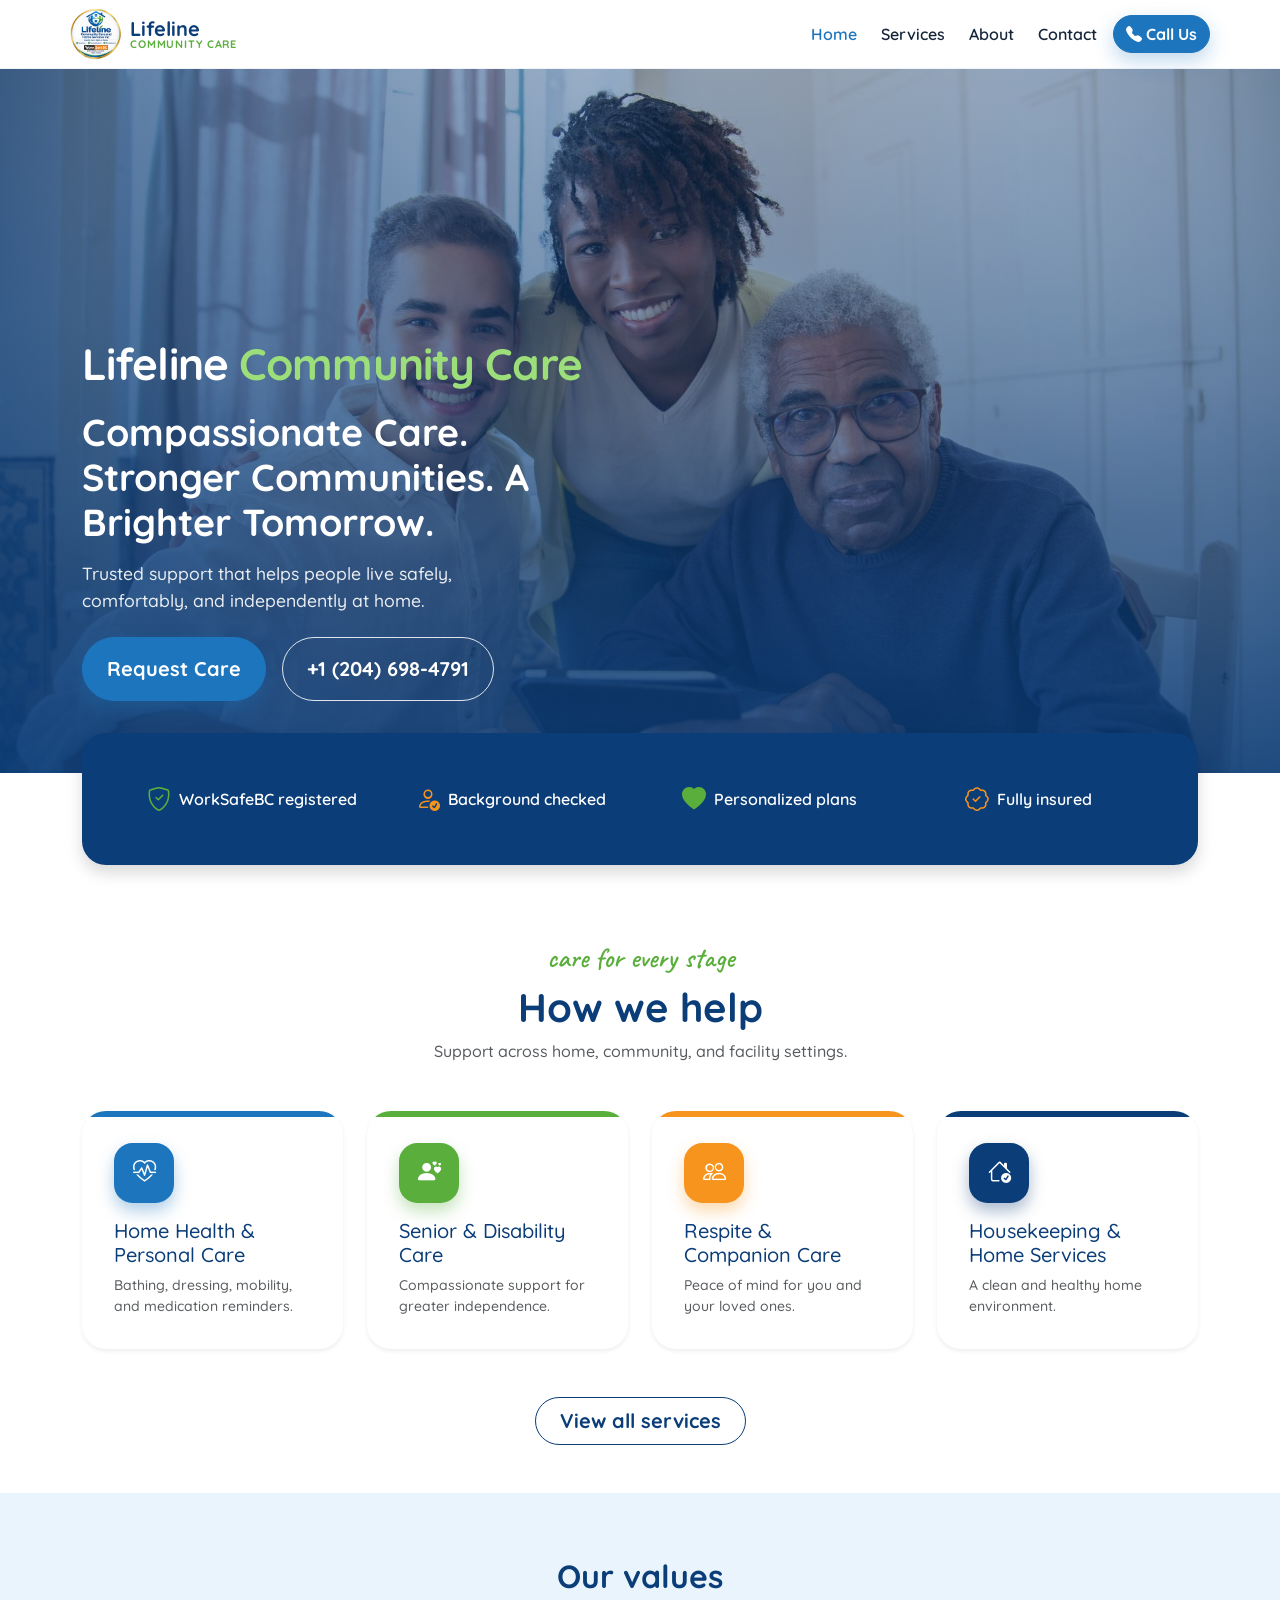
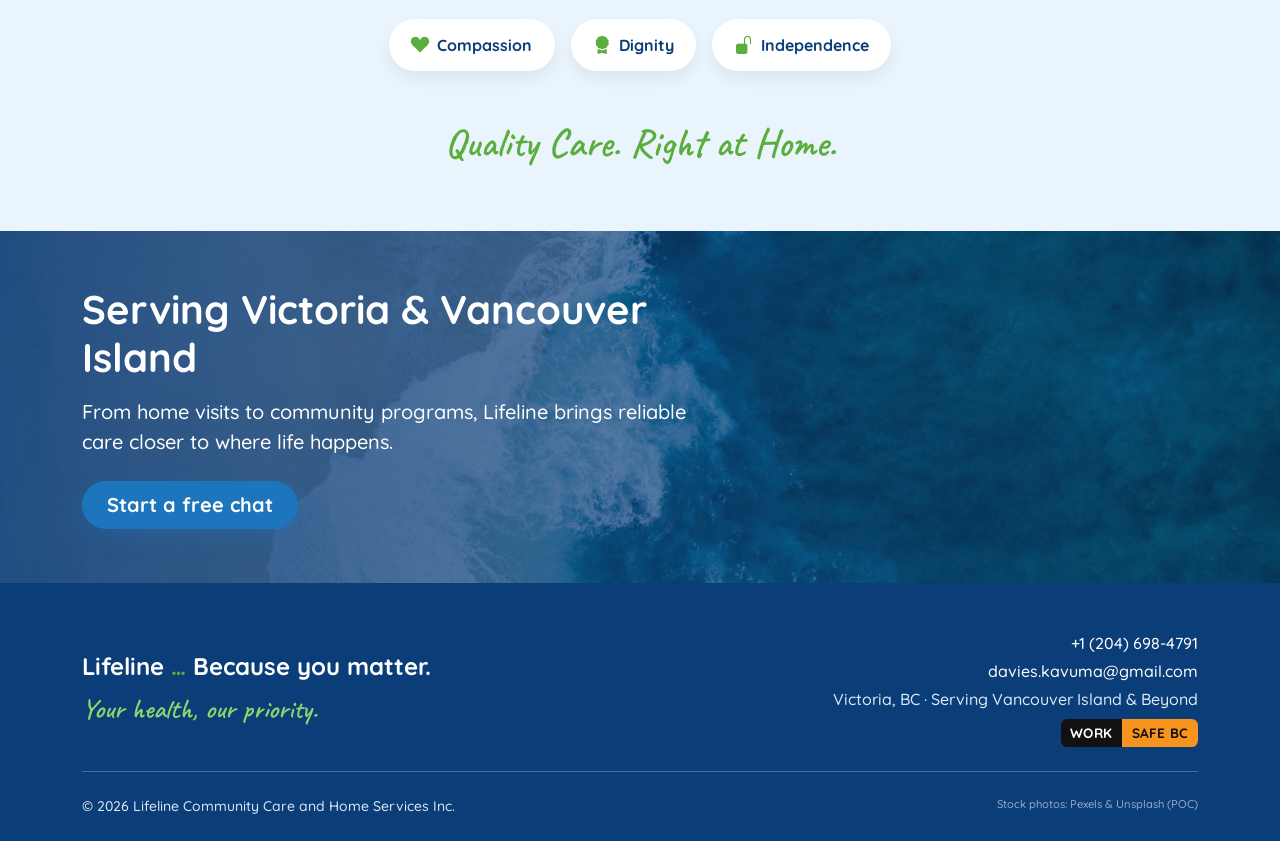
<file: index.html>
<!doctype html>
<html lang="en-CA">
<head>
  <meta charset="utf-8">
  <meta name="viewport" content="width=device-width, initial-scale=1">
  <title>Lifeline Community Care and Home Services Inc. | Victoria, BC</title>
  <meta name="description" content="Quality care, right at home. Home health, senior and disability care, respite, housekeeping and community services across Vancouver Island.">
  <meta name="theme-color" content="#0b3d78">
  <meta property="og:title" content="Lifeline Community Care | Victoria, BC">
  <meta property="og:description" content="Compassionate care that helps people live safely and independently at home.">
  <meta property="og:type" content="website">
  <meta property="og:image" content="assets/images/logo.png">
  <link rel="icon" href="assets/images/logo.png" type="image/png">
  <link rel="stylesheet" href="assets/vendor/bootstrap/css/bootstrap.min.css">
  <link rel="stylesheet" href="assets/vendor/bootstrap-icons/css/bootstrap-icons.min.css">
  <link rel="stylesheet" href="assets/css/site.css">
</head>
<body>
  <a class="visually-hidden-focusable position-absolute m-2 p-2 bg-white rounded" href="#main">Skip to content</a>

  <header class="site-header sticky-top">
    <nav class="navbar navbar-expand-lg container py-2" aria-label="Primary">
      <a class="navbar-brand d-flex align-items-center gap-2 py-0" href="index.html">
        <img class="brand-logo" src="assets/images/logo.png" width="52" height="52" alt="Lifeline Community Care logo">
        <span class="brand-name fs-5">Lifeline<small>Community Care</small></span>
      </a>
      <button class="navbar-toggler" type="button" data-bs-toggle="collapse" data-bs-target="#mainNav"
              aria-controls="mainNav" aria-expanded="false" aria-label="Toggle navigation">
        <span class="navbar-toggler-icon"></span>
      </button>
      <div class="collapse navbar-collapse" id="mainNav">
        <ul class="navbar-nav ms-auto align-items-lg-center gap-lg-2 py-3 py-lg-0">
          <li class="nav-item"><a class="nav-link active" aria-current="page" href="index.html">Home</a></li>
          <li class="nav-item"><a class="nav-link" href="services.html">Services</a></li>
          <li class="nav-item"><a class="nav-link" href="about.html">About</a></li>
          <li class="nav-item"><a class="nav-link" href="contact.html">Contact</a></li>
          <li class="nav-item mt-2 mt-lg-0">
            <a class="btn btn-ll w-100" href="tel:+12046984791"><i class="bi bi-telephone-fill me-1"></i>Call Us</a>
          </li>
        </ul>
      </div>
    </nav>
  </header>

  <main id="main">
    <section class="hero-photo" style="background-image:url('assets/images/hero-care.jpg');" aria-label="Welcome">
      <div class="container">
        <p class="brand-kicker reveal">Lifeline <span>Community Care</span></p>
        <h1 class="reveal d1">Compassionate Care. Stronger Communities. A Brighter Tomorrow.</h1>
        <p class="lead reveal d2">Trusted support that helps people live safely, comfortably, and independently at home.</p>
        <div class="hero-ctas d-grid d-sm-flex gap-3 mt-4 reveal d3">
          <a class="btn btn-ll btn-lg px-4 py-3" href="contact.html">Request Care</a>
          <a class="btn btn-outline-light-ll btn-lg px-4 py-3" href="tel:+12046984791">+1 (204) 698-4791</a>
        </div>
      </div>
    </section>

    <section class="container pb-4">
      <div class="trust-strip p-4 p-md-5 reveal shadow">
        <div class="row row-cols-2 row-cols-md-4 g-3 text-center">
          <div class="col item"><i class="bi bi-shield-check fs-4" style="color:var(--ll-green)"></i> WorkSafeBC registered</div>
          <div class="col item"><i class="bi bi-person-check fs-4" style="color:var(--ll-orange)"></i> Background checked</div>
          <div class="col item"><i class="bi bi-heart-fill fs-4" style="color:var(--ll-green)"></i> Personalized plans</div>
          <div class="col item"><i class="bi bi-patch-check fs-4" style="color:var(--ll-orange)"></i> Fully insured</div>
        </div>
      </div>
    </section>

    <section class="py-5">
      <div class="container">
        <header class="text-center mb-5 reveal">
          <p class="script fs-3 mb-1">care for every stage</p>
          <h2 class="fw-bold text-navy display-6">How we help</h2>
          <p class="text-body-secondary mb-0">Support across home, community, and facility settings.</p>
        </header>
        <div class="row row-cols-1 row-cols-sm-2 row-cols-lg-4 g-4">
          <div class="col reveal">
            <a class="service-link" href="services.html#home-health">
              <article class="card card-service shadow-sm p-3" style="--accent:var(--ll-blue)">
                <div class="card-body">
                  <div class="service-icon mb-3"><i class="bi bi-heart-pulse"></i></div>
                  <h3 class="h5 text-navy">Home Health &amp; Personal Care</h3>
                  <p class="text-body-secondary mb-0 small">Bathing, dressing, mobility, and medication reminders.</p>
                </div>
              </article>
            </a>
          </div>
          <div class="col reveal d1">
            <a class="service-link" href="services.html#senior-care">
              <article class="card card-service shadow-sm p-3" style="--accent:var(--ll-green)">
                <div class="card-body">
                  <div class="service-icon mb-3"><i class="bi bi-person-hearts"></i></div>
                  <h3 class="h5 text-navy">Senior &amp; Disability Care</h3>
                  <p class="text-body-secondary mb-0 small">Compassionate support for greater independence.</p>
                </div>
              </article>
            </a>
          </div>
          <div class="col reveal d2">
            <a class="service-link" href="services.html#respite">
              <article class="card card-service shadow-sm p-3" style="--accent:var(--ll-orange)">
                <div class="card-body">
                  <div class="service-icon mb-3"><i class="bi bi-people"></i></div>
                  <h3 class="h5 text-navy">Respite &amp; Companion Care</h3>
                  <p class="text-body-secondary mb-0 small">Peace of mind for you and your loved ones.</p>
                </div>
              </article>
            </a>
          </div>
          <div class="col reveal d3">
            <a class="service-link" href="services.html#housekeeping">
              <article class="card card-service shadow-sm p-3" style="--accent:var(--ll-navy)">
                <div class="card-body">
                  <div class="service-icon mb-3"><i class="bi bi-house-check"></i></div>
                  <h3 class="h5 text-navy">Housekeeping &amp; Home Services</h3>
                  <p class="text-body-secondary mb-0 small">A clean and healthy home environment.</p>
                </div>
              </article>
            </a>
          </div>
        </div>
        <div class="text-center mt-5 reveal">
          <a class="btn btn-outline-ll btn-lg px-4" href="services.html">View all services</a>
        </div>
      </div>
    </section>

    <section class="bg-sky py-5">
      <div class="container text-center py-3">
        <h2 class="fw-bold text-navy mb-4 reveal">Our values</h2>
        <div class="d-flex flex-wrap justify-content-center gap-3 reveal d1">
          <span class="value-pill"><i class="bi bi-suit-heart-fill"></i>Compassion</span>
          <span class="value-pill"><i class="bi bi-award-fill"></i>Dignity</span>
          <span class="value-pill"><i class="bi bi-unlock-fill"></i>Independence</span>
        </div>
        <p class="script display-6 mt-5 mb-0 reveal d2">Quality Care. Right at Home.</p>
      </div>
    </section>

    <section class="photo-band" style="background-image:url('assets/images/coastal.jpg'); background-size:cover; background-position:center;" aria-label="Service area">
      <div class="container py-5">
        <div class="row">
          <div class="col-lg-7 reveal">
            <h2 class="fw-bold display-6 mb-3">Serving Victoria &amp; Vancouver Island</h2>
            <p class="fs-5 mb-4 opacity-90">From home visits to community programs, Lifeline brings reliable care closer to where life happens.</p>
            <a class="btn btn-ll btn-lg px-4" href="contact.html">Start a free chat</a>
          </div>
        </div>
      </div>
    </section>
  </main>

  <footer class="footer-band pt-5 pb-4">
    <div class="container">
      <div class="row gy-4 align-items-center">
        <div class="col-md-6">
          <p class="fs-4 fw-bold mb-1 text-white">Lifeline <span style="color:var(--ll-green)">…</span> Because you matter.</p>
          <p class="script fs-3 mb-0" style="color:#8fd16f">Your health, our priority.</p>
        </div>
        <div class="col-md-6 text-md-end">
          <p class="mb-1"><a href="tel:+12046984791">+1 (204) 698-4791</a></p>
          <p class="mb-1"><a href="mailto:davies.kavuma@gmail.com">davies.kavuma@gmail.com</a></p>
          <p class="mb-2">Victoria, BC · Serving Vancouver Island &amp; Beyond</p>
          <span class="wsbc" aria-label="WorkSafeBC registered"><span class="w">WORK</span><span class="s">SAFE BC</span></span>
        </div>
      </div>
      <hr class="border-light opacity-25 my-4">
      <div class="d-flex flex-column flex-md-row justify-content-between gap-2 small">
        <p class="mb-0">&copy; <span id="year"></span> Lifeline Community Care and Home Services Inc.</p>
        <p class="photo-credit mb-0">Stock photos: Pexels &amp; Unsplash (POC)</p>
      </div>
    </div>
  </footer>

  <div class="call-bar">
    <a class="btn btn-ll btn-lg w-100" href="tel:+12046984791"><i class="bi bi-telephone-fill me-2"></i>Call Lifeline</a>
  </div>

  <script src="assets/vendor/bootstrap/js/bootstrap.bundle.min.js"></script>
  <script src="assets/js/site.js"></script>
</body>
</html>
</file>
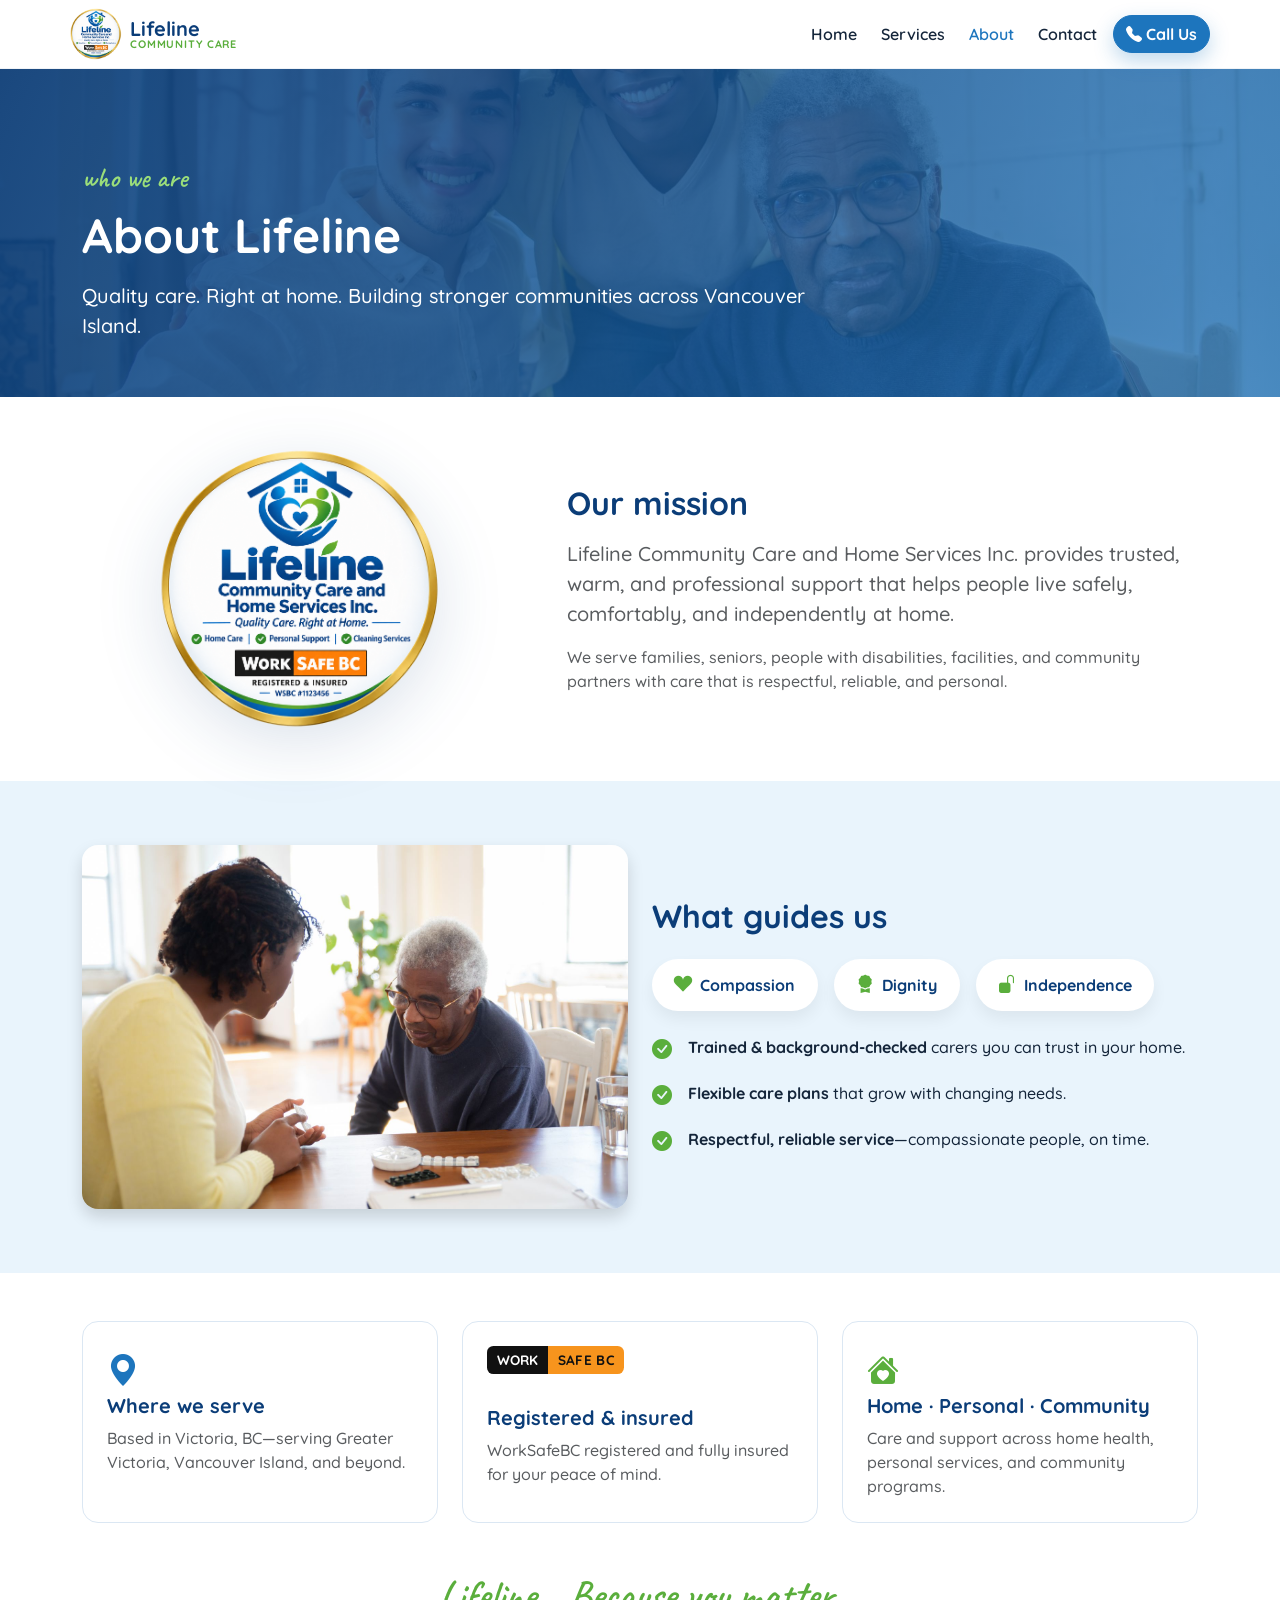
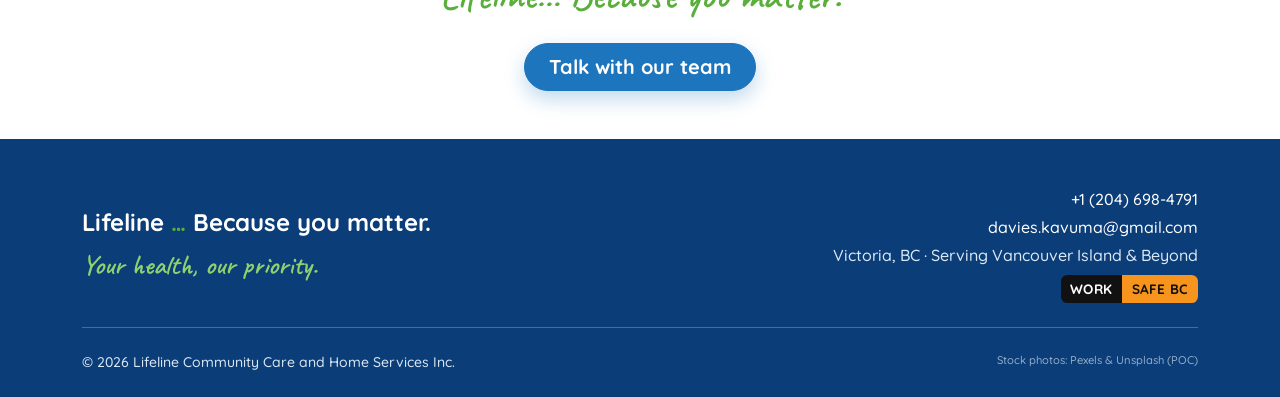
<file: about.html>
<!doctype html>
<html lang="en-CA">
<head>
  <meta charset="utf-8">
  <meta name="viewport" content="width=device-width, initial-scale=1">
  <title>About | Lifeline Community Care</title>
  <meta name="description" content="Learn about Lifeline Community Care and Home Services Inc. in Victoria, BC—compassionate, WorkSafeBC-registered home and community care.">
  <meta name="theme-color" content="#0b3d78">
  <link rel="icon" href="assets/images/logo.png" type="image/png">
  <link rel="stylesheet" href="assets/vendor/bootstrap/css/bootstrap.min.css">
  <link rel="stylesheet" href="assets/vendor/bootstrap-icons/css/bootstrap-icons.min.css">
  <link rel="stylesheet" href="assets/css/site.css">
</head>
<body>
  <a class="visually-hidden-focusable position-absolute m-2 p-2 bg-white rounded" href="#main">Skip to content</a>

  <header class="site-header sticky-top">
    <nav class="navbar navbar-expand-lg container py-2" aria-label="Primary">
      <a class="navbar-brand d-flex align-items-center gap-2 py-0" href="index.html">
        <img class="brand-logo" src="assets/images/logo.png" width="52" height="52" alt="Lifeline Community Care logo">
        <span class="brand-name fs-5">Lifeline<small>Community Care</small></span>
      </a>
      <button class="navbar-toggler" type="button" data-bs-toggle="collapse" data-bs-target="#mainNav"
              aria-controls="mainNav" aria-expanded="false" aria-label="Toggle navigation">
        <span class="navbar-toggler-icon"></span>
      </button>
      <div class="collapse navbar-collapse" id="mainNav">
        <ul class="navbar-nav ms-auto align-items-lg-center gap-lg-2 py-3 py-lg-0">
          <li class="nav-item"><a class="nav-link" href="index.html">Home</a></li>
          <li class="nav-item"><a class="nav-link" href="services.html">Services</a></li>
          <li class="nav-item"><a class="nav-link active" aria-current="page" href="about.html">About</a></li>
          <li class="nav-item"><a class="nav-link" href="contact.html">Contact</a></li>
          <li class="nav-item mt-2 mt-lg-0">
            <a class="btn btn-ll w-100" href="tel:+12046984791"><i class="bi bi-telephone-fill me-1"></i>Call Us</a>
          </li>
        </ul>
      </div>
    </nav>
  </header>

  <main id="main">
    <section class="page-hero" style="background-image:url('assets/images/hero-care.jpg');">
      <div class="container">
        <p class="script fs-3 mb-2" style="color:#9bde7a">who we are</p>
        <h1 class="display-5 fw-bold mb-3">About Lifeline</h1>
        <p class="lead mb-0 col-lg-8 opacity-90">Quality care. Right at home. Building stronger communities across Vancouver Island.</p>
      </div>
    </section>

    <section class="py-5">
      <div class="container">
        <div class="row g-5 align-items-center">
          <div class="col-lg-5 text-center reveal">
            <img class="logo-showcase" src="assets/images/logo.png" width="320" height="320" alt="Lifeline Community Care and Home Services circular logo">
          </div>
          <div class="col-lg-7 reveal d1">
            <h2 class="text-navy fw-bold mb-3">Our mission</h2>
            <p class="fs-5 text-body-secondary">Lifeline Community Care and Home Services Inc. provides trusted, warm, and professional support that helps people live safely, comfortably, and independently at home.</p>
            <p class="text-body-secondary mb-0">We serve families, seniors, people with disabilities, facilities, and community partners with care that is respectful, reliable, and personal.</p>
          </div>
        </div>
      </div>
    </section>

    <section class="bg-sky py-5">
      <div class="container py-3">
        <div class="row g-4 align-items-center">
          <div class="col-lg-6 reveal">
            <img class="img-fluid rounded-4 shadow" src="assets/images/companion.jpg" width="800" height="600" alt="Caregiver and senior reviewing medication together at home" loading="lazy">
          </div>
          <div class="col-lg-6 reveal d1">
            <h2 class="text-navy fw-bold mb-4">What guides us</h2>
            <div class="d-flex flex-wrap gap-3 mb-4">
              <span class="value-pill"><i class="bi bi-suit-heart-fill"></i>Compassion</span>
              <span class="value-pill"><i class="bi bi-award-fill"></i>Dignity</span>
              <span class="value-pill"><i class="bi bi-unlock-fill"></i>Independence</span>
            </div>
            <ul class="list-unstyled mb-0">
              <li class="d-flex gap-3 mb-3"><i class="bi bi-check-circle-fill fs-5" style="color:var(--ll-green)"></i><span><strong>Trained &amp; background-checked</strong> carers you can trust in your home.</span></li>
              <li class="d-flex gap-3 mb-3"><i class="bi bi-check-circle-fill fs-5" style="color:var(--ll-green)"></i><span><strong>Flexible care plans</strong> that grow with changing needs.</span></li>
              <li class="d-flex gap-3"><i class="bi bi-check-circle-fill fs-5" style="color:var(--ll-green)"></i><span><strong>Respectful, reliable service</strong>—compassionate people, on time.</span></li>
            </ul>
          </div>
        </div>
      </div>
    </section>

    <section class="py-5">
      <div class="container">
        <div class="row g-4">
          <div class="col-md-4 reveal">
            <div class="p-4 h-100 rounded-4 border" style="border-color:#dbe7f3 !important;">
              <i class="bi bi-geo-alt-fill fs-2 mb-3" style="color:var(--ll-blue)"></i>
              <h3 class="h5 text-navy fw-bold">Where we serve</h3>
              <p class="text-body-secondary mb-0">Based in Victoria, BC—serving Greater Victoria, Vancouver Island, and beyond.</p>
            </div>
          </div>
          <div class="col-md-4 reveal d1">
            <div class="p-4 h-100 rounded-4 border" style="border-color:#dbe7f3 !important;">
              <span class="wsbc mb-3"><span class="w">WORK</span><span class="s">SAFE BC</span></span>
              <h3 class="h5 text-navy fw-bold mt-3">Registered &amp; insured</h3>
              <p class="text-body-secondary mb-0">WorkSafeBC registered and fully insured for your peace of mind.</p>
            </div>
          </div>
          <div class="col-md-4 reveal d2">
            <div class="p-4 h-100 rounded-4 border" style="border-color:#dbe7f3 !important;">
              <i class="bi bi-house-heart-fill fs-2 mb-3" style="color:var(--ll-green)"></i>
              <h3 class="h5 text-navy fw-bold">Home · Personal · Community</h3>
              <p class="text-body-secondary mb-0">Care and support across home health, personal services, and community programs.</p>
            </div>
          </div>
        </div>
        <div class="text-center mt-5 reveal">
          <p class="script display-6 mb-4">Lifeline… Because you matter.</p>
          <a class="btn btn-ll btn-lg px-4" href="contact.html">Talk with our team</a>
        </div>
      </div>
    </section>
  </main>

  <footer class="footer-band pt-5 pb-4">
    <div class="container">
      <div class="row gy-4 align-items-center">
        <div class="col-md-6">
          <p class="fs-4 fw-bold mb-1 text-white">Lifeline <span style="color:var(--ll-green)">…</span> Because you matter.</p>
          <p class="script fs-3 mb-0" style="color:#8fd16f">Your health, our priority.</p>
        </div>
        <div class="col-md-6 text-md-end">
          <p class="mb-1"><a href="tel:+12046984791">+1 (204) 698-4791</a></p>
          <p class="mb-1"><a href="mailto:davies.kavuma@gmail.com">davies.kavuma@gmail.com</a></p>
          <p class="mb-2">Victoria, BC · Serving Vancouver Island &amp; Beyond</p>
          <span class="wsbc" aria-label="WorkSafeBC registered"><span class="w">WORK</span><span class="s">SAFE BC</span></span>
        </div>
      </div>
      <hr class="border-light opacity-25 my-4">
      <div class="d-flex flex-column flex-md-row justify-content-between gap-2 small">
        <p class="mb-0">&copy; <span id="year"></span> Lifeline Community Care and Home Services Inc.</p>
        <p class="photo-credit mb-0">Stock photos: Pexels &amp; Unsplash (POC)</p>
      </div>
    </div>
  </footer>

  <div class="call-bar">
    <a class="btn btn-ll btn-lg w-100" href="tel:+12046984791"><i class="bi bi-telephone-fill me-2"></i>Call Lifeline</a>
  </div>

  <script src="assets/vendor/bootstrap/js/bootstrap.bundle.min.js"></script>
  <script src="assets/js/site.js"></script>
</body>
</html>
</file>
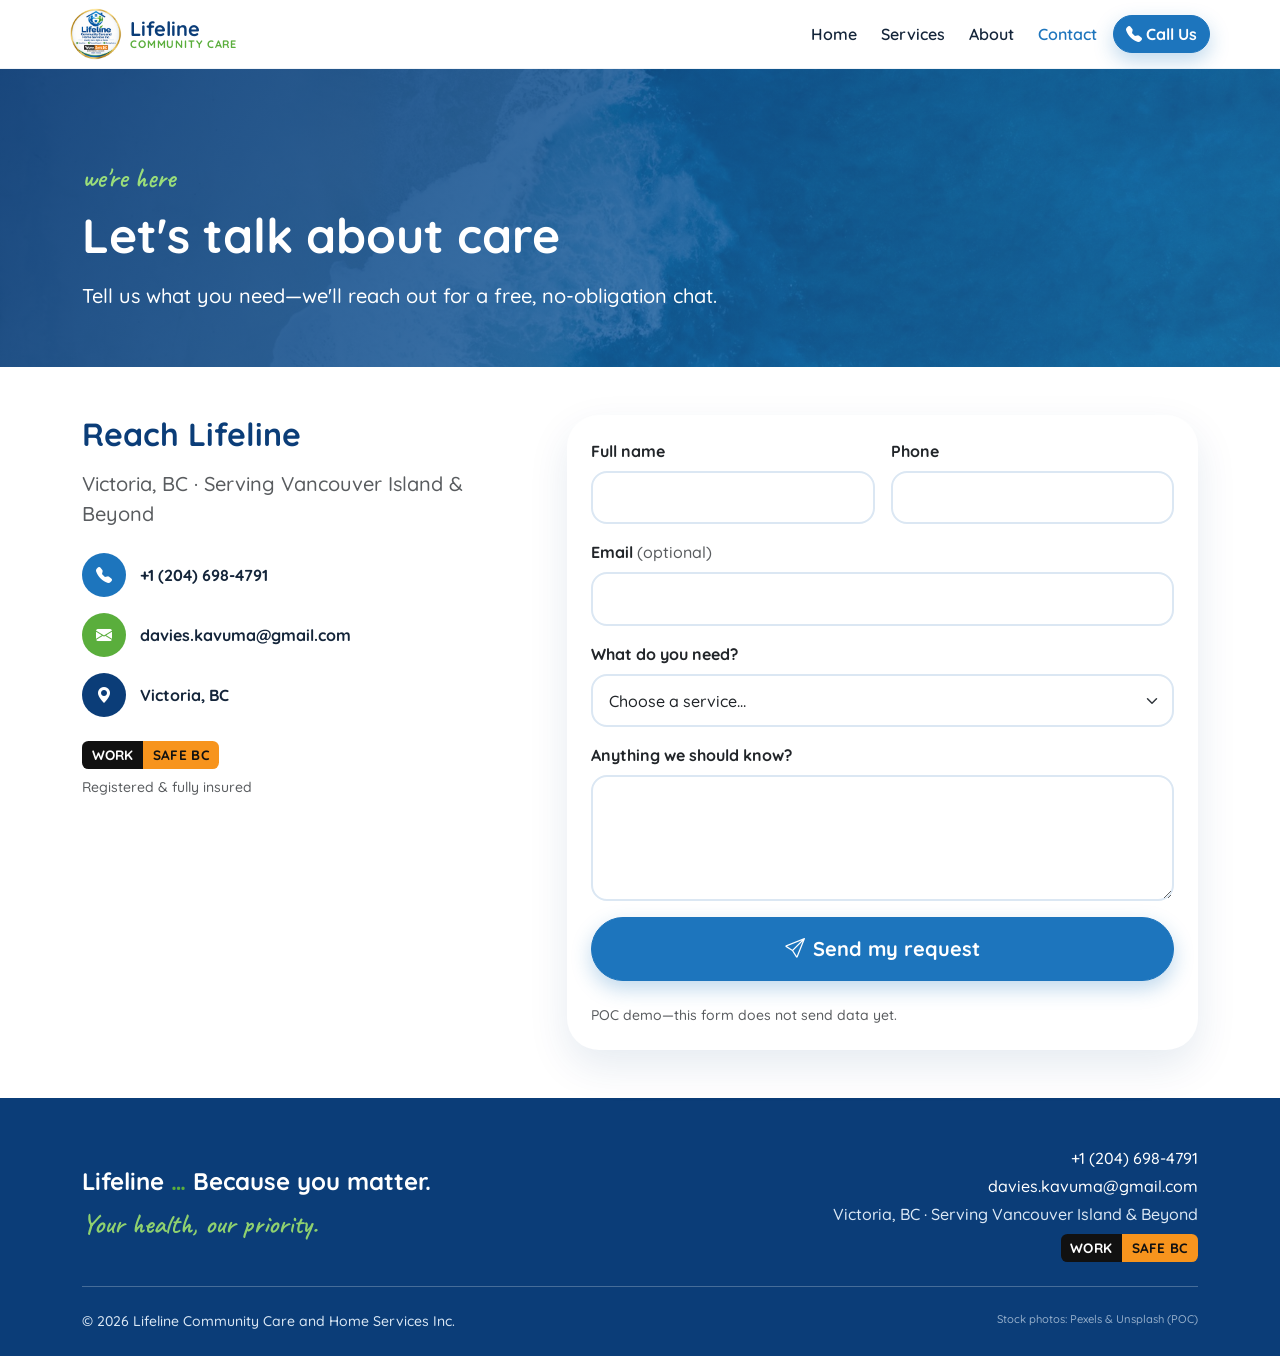
<file: contact.html>
<!doctype html>
<html lang="en-CA">
<head>
  <meta charset="utf-8">
  <meta name="viewport" content="width=device-width, initial-scale=1">
  <title>Contact | Lifeline Community Care</title>
  <meta name="description" content="Request care from Lifeline Community Care in Victoria, BC. Call +1 (204) 698-4791 or send a message for a free, no-obligation chat.">
  <meta name="theme-color" content="#0b3d78">
  <link rel="icon" href="assets/images/logo.png" type="image/png">
  <link rel="stylesheet" href="assets/vendor/bootstrap/css/bootstrap.min.css">
  <link rel="stylesheet" href="assets/vendor/bootstrap-icons/css/bootstrap-icons.min.css">
  <link rel="stylesheet" href="assets/css/site.css">
</head>
<body>
  <a class="visually-hidden-focusable position-absolute m-2 p-2 bg-white rounded" href="#main">Skip to content</a>

  <header class="site-header sticky-top">
    <nav class="navbar navbar-expand-lg container py-2" aria-label="Primary">
      <a class="navbar-brand d-flex align-items-center gap-2 py-0" href="index.html">
        <img class="brand-logo" src="assets/images/logo.png" width="52" height="52" alt="Lifeline Community Care logo">
        <span class="brand-name fs-5">Lifeline<small>Community Care</small></span>
      </a>
      <button class="navbar-toggler" type="button" data-bs-toggle="collapse" data-bs-target="#mainNav"
              aria-controls="mainNav" aria-expanded="false" aria-label="Toggle navigation">
        <span class="navbar-toggler-icon"></span>
      </button>
      <div class="collapse navbar-collapse" id="mainNav">
        <ul class="navbar-nav ms-auto align-items-lg-center gap-lg-2 py-3 py-lg-0">
          <li class="nav-item"><a class="nav-link" href="index.html">Home</a></li>
          <li class="nav-item"><a class="nav-link" href="services.html">Services</a></li>
          <li class="nav-item"><a class="nav-link" href="about.html">About</a></li>
          <li class="nav-item"><a class="nav-link active" aria-current="page" href="contact.html">Contact</a></li>
          <li class="nav-item mt-2 mt-lg-0">
            <a class="btn btn-ll w-100" href="tel:+12046984791"><i class="bi bi-telephone-fill me-1"></i>Call Us</a>
          </li>
        </ul>
      </div>
    </nav>
  </header>

  <main id="main">
    <section class="page-hero" style="background-image:url('assets/images/coastal.jpg');">
      <div class="container">
        <p class="script fs-3 mb-2" style="color:#9bde7a">we're here</p>
        <h1 class="display-5 fw-bold mb-3">Let's talk about care</h1>
        <p class="lead mb-0 col-lg-7 opacity-90">Tell us what you need—we'll reach out for a free, no-obligation chat.</p>
      </div>
    </section>

    <section class="py-5">
      <div class="container">
        <div class="row g-5 align-items-start">
          <div class="col-lg-5 reveal">
            <h2 class="fw-bold text-navy mb-3">Reach Lifeline</h2>
            <p class="text-body-secondary fs-5">Victoria, BC · Serving Vancouver Island &amp; Beyond</p>
            <div class="d-grid gap-3 mt-4">
              <a class="contact-link" href="tel:+12046984791">
                <span class="ic" style="background:var(--ll-blue)"><i class="bi bi-telephone-fill"></i></span>
                +1 (204) 698-4791
              </a>
              <a class="contact-link" href="mailto:davies.kavuma@gmail.com">
                <span class="ic" style="background:var(--ll-green)"><i class="bi bi-envelope-fill"></i></span>
                davies.kavuma@gmail.com
              </a>
              <div class="contact-link">
                <span class="ic" style="background:var(--ll-navy)"><i class="bi bi-geo-alt-fill"></i></span>
                Victoria, BC
              </div>
            </div>
            <div class="mt-4">
              <span class="wsbc" aria-label="WorkSafeBC registered"><span class="w">WORK</span><span class="s">SAFE BC</span></span>
              <p class="small text-body-secondary mt-2 mb-0">Registered &amp; fully insured</p>
            </div>
          </div>

          <div class="col-lg-7 reveal d1">
            <div class="card contact-card p-3 p-md-4">
              <form id="contactForm" novalidate>
                <div class="row g-3">
                  <div class="col-md-6">
                    <label for="name" class="form-label fw-bold">Full name</label>
                    <input id="name" name="name" type="text" class="form-control" autocomplete="name" required>
                    <div class="invalid-feedback">Please tell us your name.</div>
                  </div>
                  <div class="col-md-6">
                    <label for="phone" class="form-label fw-bold">Phone</label>
                    <input id="phone" name="phone" type="tel" class="form-control" autocomplete="tel" required>
                    <div class="invalid-feedback">Please add a phone number.</div>
                  </div>
                  <div class="col-12">
                    <label for="email" class="form-label fw-bold">Email <span class="fw-normal text-body-secondary">(optional)</span></label>
                    <input id="email" name="email" type="email" class="form-control" autocomplete="email">
                  </div>
                  <div class="col-12">
                    <label for="service" class="form-label fw-bold">What do you need?</label>
                    <select id="service" name="service" class="form-select" required>
                      <option value="" selected disabled>Choose a service…</option>
                      <option>Home Health &amp; Personal Care</option>
                      <option>Senior &amp; Disability Care</option>
                      <option>Respite &amp; Companion Care</option>
                      <option>Dementia Support</option>
                      <option>Housekeeping &amp; Home Services</option>
                      <option>Commercial &amp; Institutional Cleaning</option>
                      <option>Meal, Transport &amp; Errands</option>
                      <option>Facility Staffing &amp; Contracts</option>
                      <option>Community &amp; Government Programs</option>
                    </select>
                    <div class="invalid-feedback">Please choose a service.</div>
                  </div>
                  <div class="col-12">
                    <label for="message" class="form-label fw-bold">Anything we should know?</label>
                    <textarea id="message" name="message" rows="4" class="form-control"></textarea>
                  </div>
                  <div class="col-12 d-grid">
                    <button type="submit" class="btn btn-ll btn-lg py-3"><i class="bi bi-send me-2"></i>Send my request</button>
                  </div>
                  <div class="col-12">
                    <div id="formStatus" class="alert alert-success rounded-4 d-none mb-0" role="status" tabindex="-1"></div>
                    <p class="small text-body-secondary mb-0 mt-2">POC demo—this form does not send data yet.</p>
                  </div>
                </div>
              </form>
            </div>
          </div>
        </div>
      </div>
    </section>
  </main>

  <footer class="footer-band pt-5 pb-4">
    <div class="container">
      <div class="row gy-4 align-items-center">
        <div class="col-md-6">
          <p class="fs-4 fw-bold mb-1 text-white">Lifeline <span style="color:var(--ll-green)">…</span> Because you matter.</p>
          <p class="script fs-3 mb-0" style="color:#8fd16f">Your health, our priority.</p>
        </div>
        <div class="col-md-6 text-md-end">
          <p class="mb-1"><a href="tel:+12046984791">+1 (204) 698-4791</a></p>
          <p class="mb-1"><a href="mailto:davies.kavuma@gmail.com">davies.kavuma@gmail.com</a></p>
          <p class="mb-2">Victoria, BC · Serving Vancouver Island &amp; Beyond</p>
          <span class="wsbc" aria-label="WorkSafeBC registered"><span class="w">WORK</span><span class="s">SAFE BC</span></span>
        </div>
      </div>
      <hr class="border-light opacity-25 my-4">
      <div class="d-flex flex-column flex-md-row justify-content-between gap-2 small">
        <p class="mb-0">&copy; <span id="year"></span> Lifeline Community Care and Home Services Inc.</p>
        <p class="photo-credit mb-0">Stock photos: Pexels &amp; Unsplash (POC)</p>
      </div>
    </div>
  </footer>

  <div class="call-bar">
    <a class="btn btn-ll btn-lg w-100" href="tel:+12046984791"><i class="bi bi-telephone-fill me-2"></i>Call Lifeline</a>
  </div>

  <script src="assets/vendor/bootstrap/js/bootstrap.bundle.min.js"></script>
  <script src="assets/js/site.js"></script>
</body>
</html>
</file>
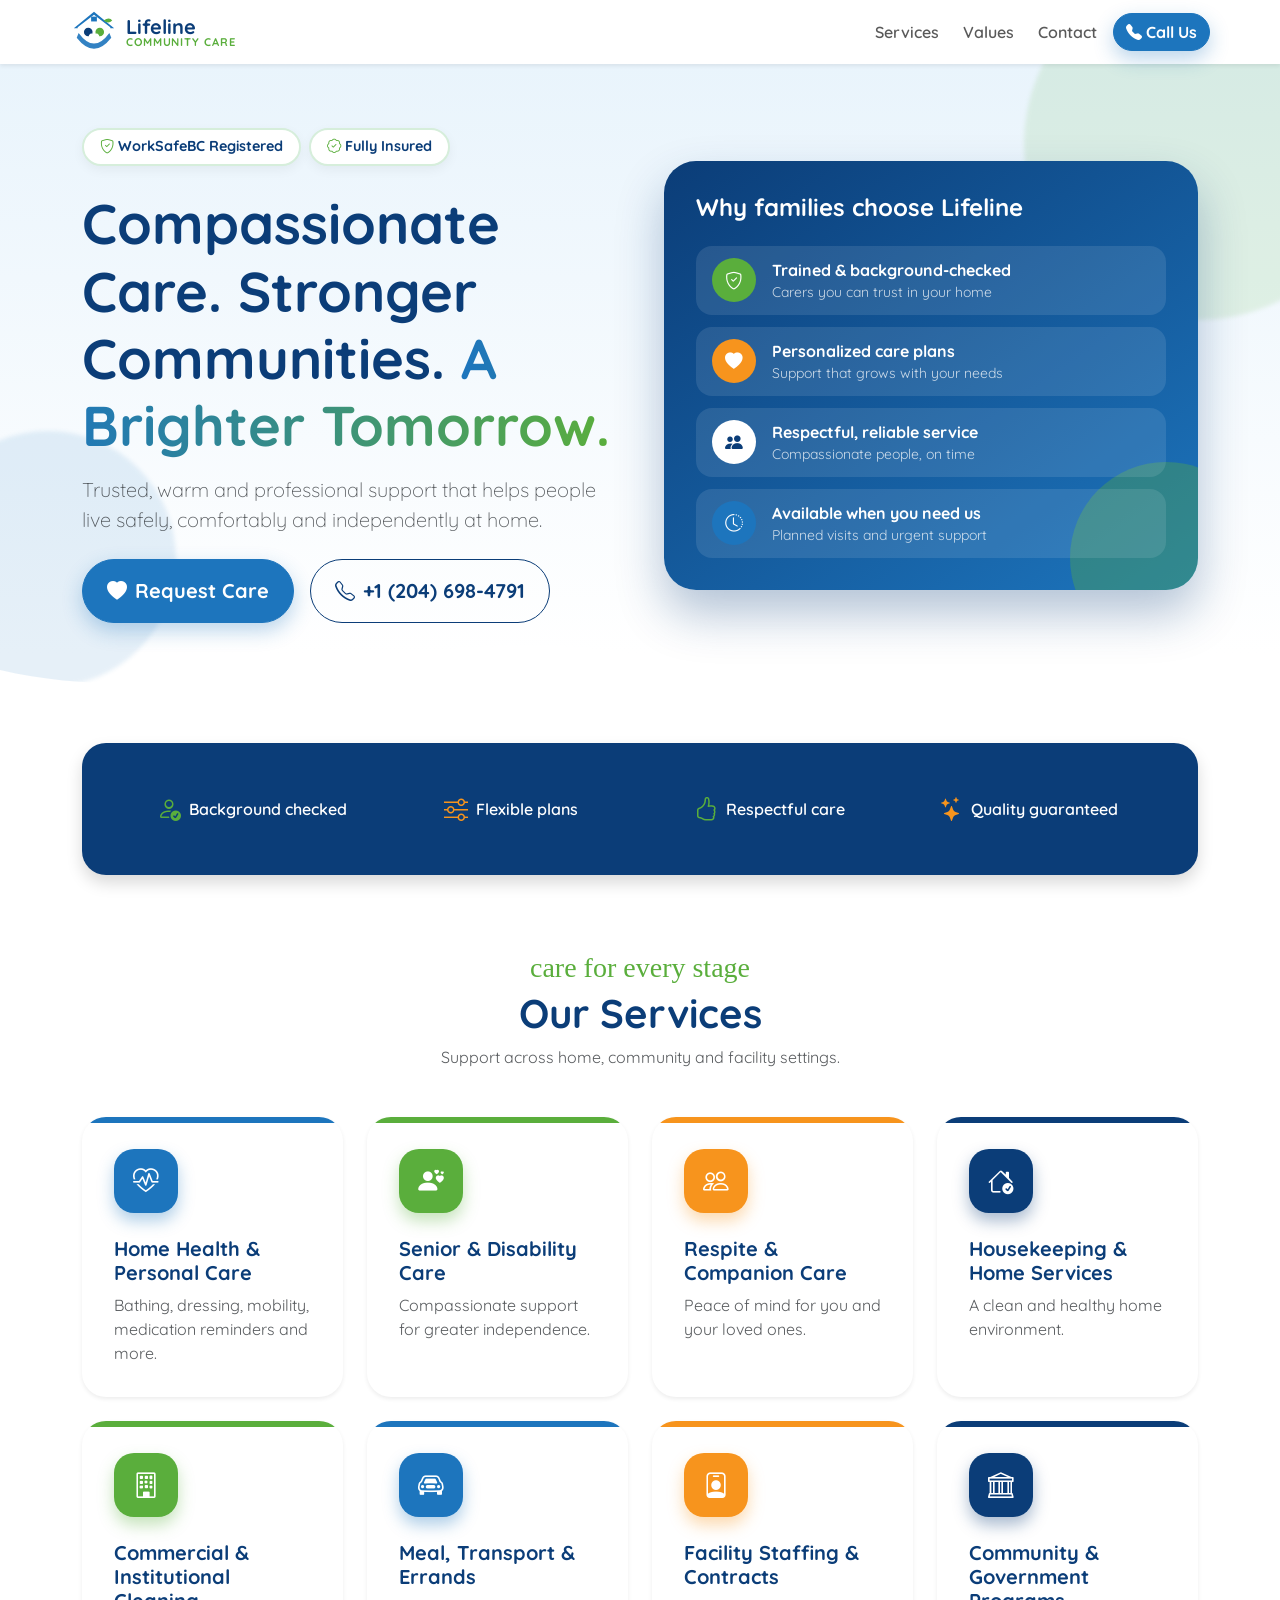
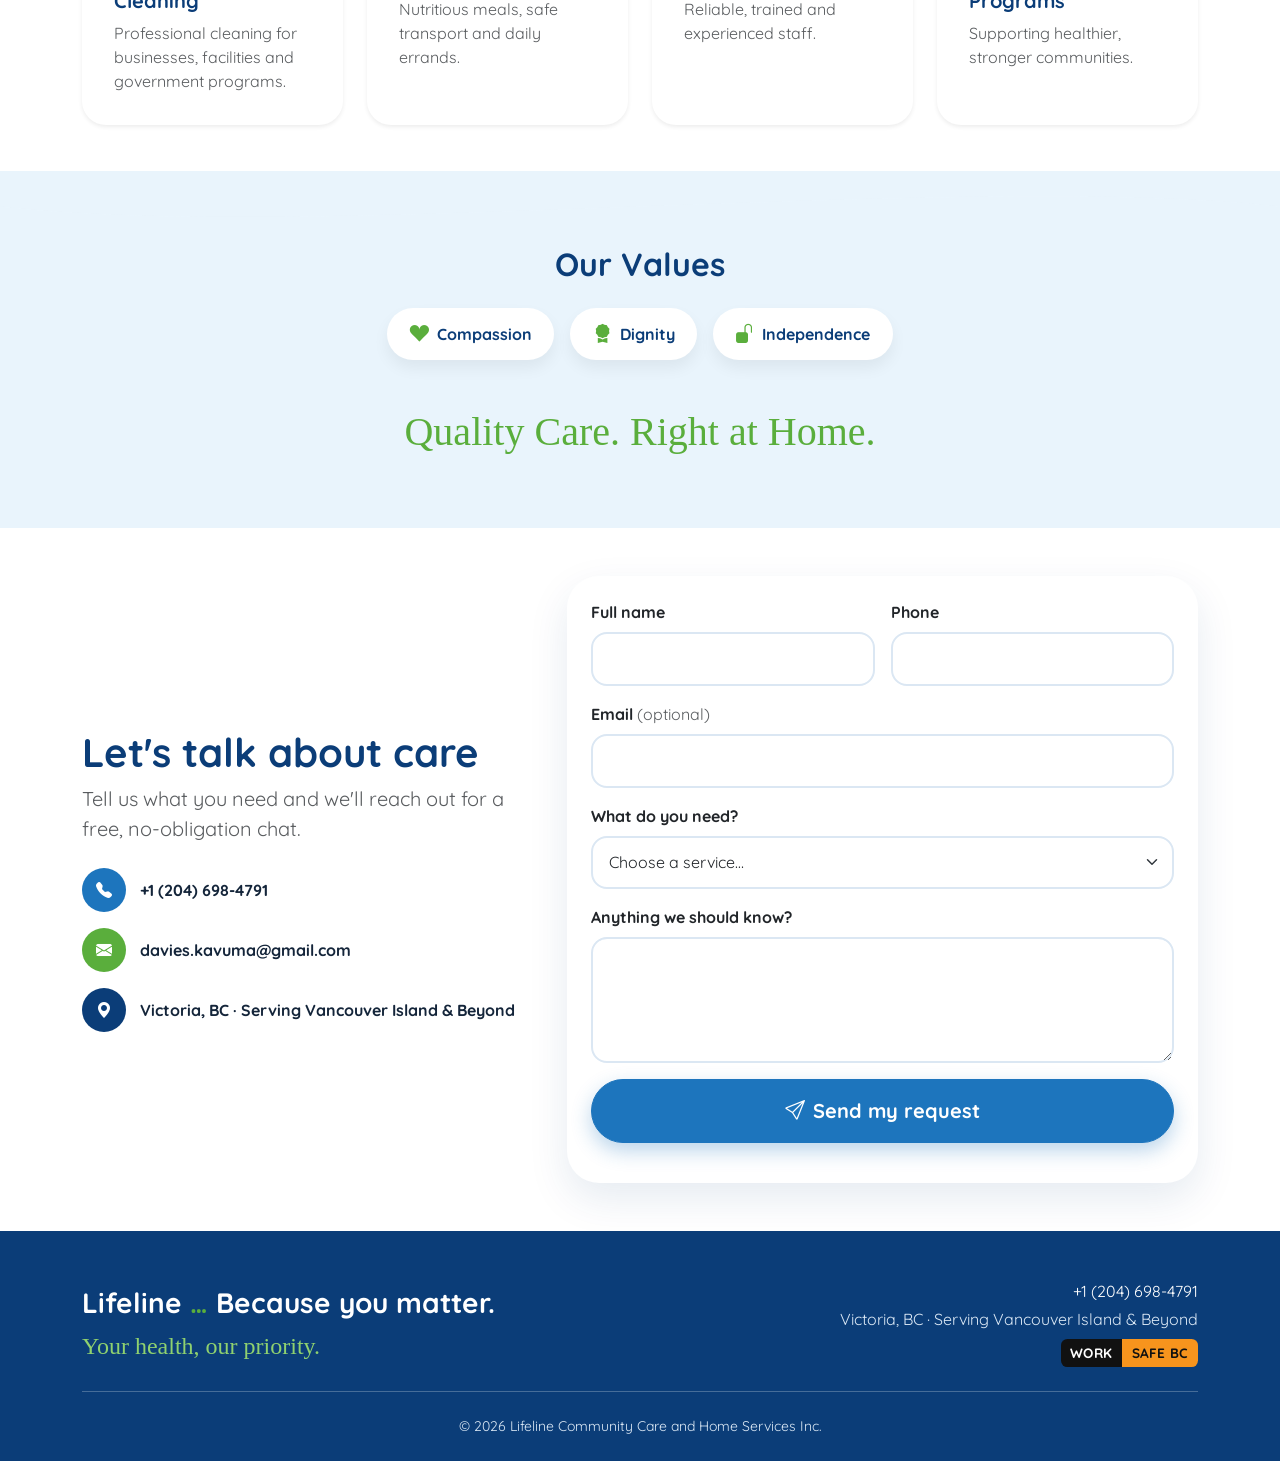
<file: lifeline-poc-v2.html>
<!doctype html>
<html lang="en-CA">
<head>
  <meta charset="utf-8">
  <meta name="viewport" content="width=device-width, initial-scale=1">
  <title>Lifeline Community Care and Home Services Inc. | Victoria, BC</title>
  <meta name="description" content="Quality care, right at home. Home health, senior and disability care, respite, housekeeping and community services across Vancouver Island.">
  <meta name="theme-color" content="#0b3d78">

  <link rel="preconnect" href="https://fonts.googleapis.com">
  <link rel="preconnect" href="https://fonts.gstatic.com" crossorigin>
  <link href="https://fonts.googleapis.com/css2?family=Quicksand:wght@500;600;700&display=swap" rel="stylesheet">
  <link rel="stylesheet" href="https://cdn.jsdelivr.net/npm/bootstrap@5.3.3/dist/css/bootstrap.min.css">
  <link rel="stylesheet" href="https://cdn.jsdelivr.net/npm/bootstrap-icons@1.11.3/font/bootstrap-icons.min.css">

  <style>
    :root {
      --ll-navy:#0b3d78; --ll-blue:#1d75bd; --ll-green:#5aae3c; --ll-orange:#f7941d;
      --ll-sky:#e9f4fc; --ll-ink:#14253a;
      --ll-font: "Quicksand", system-ui, -apple-system, "Segoe UI", Roboto, sans-serif;
    }
    html { scroll-behavior: smooth; scroll-padding-top: 5rem; }
    body { color: var(--ll-ink); font-family: var(--ll-font); overflow-x: hidden; }
    h1,h2,h3,h4 { font-weight: 700; }
    .text-navy { color: var(--ll-navy) !important; }
    .bg-sky { background-color: var(--ll-sky) !important; }

    .btn-ll {
      --bs-btn-color:#fff; --bs-btn-bg:var(--ll-blue); --bs-btn-border-color:var(--ll-blue);
      --bs-btn-hover-color:#fff; --bs-btn-hover-bg:var(--ll-navy); --bs-btn-hover-border-color:var(--ll-navy);
      --bs-btn-focus-shadow-rgb:29,117,189; font-weight:700; border-radius:999px;
      box-shadow:0 .5rem 1.25rem rgba(29,117,189,.3); transition:transform .2s ease;
    }
    .btn-ll:hover { transform: translateY(-2px); }
    .btn-outline-ll {
      --bs-btn-color:var(--ll-navy); --bs-btn-border-color:var(--ll-navy);
      --bs-btn-hover-bg:var(--ll-navy); --bs-btn-hover-border-color:var(--ll-navy);
      font-weight:700; border-radius:999px;
    }

    /* Logo mark: illustrated house, two figures, heart and sprout */
    .logo-svg { width: 3rem; height: 3rem; flex-shrink: 0; animation: breathe 4s ease-in-out infinite; }
    .logo-svg .heart { transform-origin: 50% 60%; animation: beat 1.8s ease-in-out infinite; }
    @keyframes breathe { 0%,100% { transform: translateY(0); } 50% { transform: translateY(-3px); } }
    @keyframes beat { 0%,100% { transform: scale(1); } 15% { transform: scale(1.15); } 30% { transform: scale(1); } }

    .brand-name { line-height:1.05; color:var(--ll-navy); font-weight:700; }
    .brand-name small { display:block; font-size:.7rem; letter-spacing:.08em; text-transform:uppercase; color:var(--ll-green); }

    /* Hero */
    .hero { position: relative; overflow: hidden; background: linear-gradient(180deg, var(--ll-sky), #fff 90%); padding: 4rem 0 6rem; }
    .blob { position:absolute; border-radius:50%; filter: blur(2px); opacity:.5; z-index:0; animation: float 9s ease-in-out infinite; }
    .blob.b1 { width:22rem; height:22rem; background:rgba(90,174,60,.25); top:-6rem; right:-6rem; }
    .blob.b2 { width:16rem; height:16rem; background:rgba(29,117,189,.22); bottom:2rem; left:-5rem; animation-delay:-3s; }
    .blob.b3 { width:8rem; height:8rem; background:rgba(247,148,29,.25); top:40%; right:12%; animation-delay:-6s; }
    @keyframes float { 0%,100% { transform: translate(0,0) scale(1); } 50% { transform: translate(14px,-18px) scale(1.06); } }
    .hero .container { position:relative; z-index:1; }

    .headline-accent {
      background: linear-gradient(90deg, var(--ll-blue), var(--ll-green));
      -webkit-background-clip: text; background-clip: text; color: transparent;
    }
    .pill-badge { background:#fff; border:2px solid #d6eedb; border-radius:999px; padding:.4rem 1rem; font-weight:700; color:var(--ll-navy); font-size:.9rem; box-shadow:0 .25rem .75rem rgba(0,0,0,.05); }
    .pill-badge i { color: var(--ll-green); }

    .hero-card {
      background: linear-gradient(145deg, var(--ll-navy), var(--ll-blue));
      color:#fff; border-radius:2rem; padding:2rem; position:relative; overflow:hidden;
      box-shadow:0 1.5rem 3rem rgba(11,61,120,.3);
    }
    .hero-card::after { content:""; position:absolute; width:12rem; height:12rem; border-radius:50%; background:rgba(90,174,60,.35); right:-4rem; bottom:-4rem; }
    .feature-row { display:flex; gap:1rem; align-items:center; padding:.75rem 1rem; border-radius:1rem; background:rgba(255,255,255,.1); position:relative; z-index:1; }
    .feature-row + .feature-row { margin-top:.75rem; }
    .feature-dot { width:2.75rem; height:2.75rem; border-radius:50%; display:grid; place-items:center; flex-shrink:0; font-size:1.1rem; }

    /* Wave dividers */
    .wave { display:block; width:100%; height:auto; margin-top:-1px; }

    /* Services */
    .card-service { border:0; border-radius:1.5rem; background:#fff; transition: transform .3s ease, box-shadow .3s ease; position:relative; overflow:hidden; }
    .card-service::before { content:""; position:absolute; inset:0 0 auto 0; height:6px; background:var(--accent); }
    .service-icon {
      width:4rem; height:4rem; border-radius:1.25rem; display:grid; place-items:center;
      color:#fff; font-size:1.6rem; background:var(--accent);
      box-shadow:0 .5rem 1rem color-mix(in srgb, var(--accent) 35%, transparent);
      transition: transform .4s cubic-bezier(.34,1.56,.64,1);
    }
    @media (hover:hover) {
      .card-service:hover { transform: translateY(-8px) rotate(-.4deg); box-shadow:0 1.25rem 2rem rgba(11,61,120,.15); }
      .card-service:hover .service-icon { transform: scale(1.12) rotate(-6deg); }
    }

    /* Values */
    .value-pill { display:inline-flex; align-items:center; gap:.5rem; border-radius:999px; padding:.75rem 1.4rem; font-weight:700; background:#fff; color:var(--ll-navy); box-shadow:0 .5rem 1rem rgba(0,0,0,.06); transition: transform .3s ease; }
    .value-pill:hover { transform: translateY(-4px) scale(1.04); }
    .value-pill i { color:var(--ll-green); font-size:1.2rem; }
    .script { font-family: "Brush Script MT", "Segoe Script", cursive; color:var(--ll-green); }

    /* Trust strip */
    .trust-strip { background:var(--ll-navy); color:#fff; border-radius:1.5rem; }
    .trust-strip .item { display:flex; align-items:center; gap:.5rem; font-weight:600; }

    /* Contact */
    .form-control, .form-select { border-radius:1rem; border:2px solid #dbe7f3; padding:.8rem 1rem; }
    .form-control:focus, .form-select:focus { border-color:var(--ll-green); box-shadow:0 0 0 .25rem rgba(90,174,60,.2); }
    .contact-card { border-radius:2rem; border:0; box-shadow:0 1rem 2.5rem rgba(11,61,120,.1); }
    .contact-link { display:flex; align-items:center; gap:.9rem; text-decoration:none; color:var(--ll-ink); font-weight:700; }
    .contact-link span.ic { width:2.75rem; height:2.75rem; border-radius:50%; display:grid; place-items:center; color:#fff; flex-shrink:0; }

    /* Footer */
    .footer-band { background:var(--ll-navy); color:#dbe8f5; position:relative; }
    .footer-band a { color:#fff; text-decoration:none; }
    .footer-band a:hover { text-decoration:underline; }
    .wsbc { display:inline-flex; border-radius:.4rem; overflow:hidden; font-weight:800; font-size:.85rem; line-height:1; letter-spacing:.02em; }
    .wsbc span { padding:.45rem .6rem; }
    .wsbc .w { background:#111; color:#fff; }
    .wsbc .s { background:var(--ll-orange); color:#111; }

    /* Mobile call bar */
    .call-bar { position:fixed; bottom:1rem; left:1rem; right:1rem; z-index:1030; display:none; }
    .call-bar a { box-shadow:0 .75rem 1.5rem rgba(11,61,120,.35); }
    @media (max-width: 767.98px) { .call-bar { display:block; } body { padding-bottom: 5rem; } }

    /* Scroll reveal */
    .reveal { opacity:0; transform: translateY(24px); transition: opacity .7s ease, transform .7s cubic-bezier(.2,.7,.2,1); }
    .reveal.in { opacity:1; transform:none; }
    .reveal.d1 { transition-delay:.08s; } .reveal.d2 { transition-delay:.16s; } .reveal.d3 { transition-delay:.24s; } .reveal.d4 { transition-delay:.32s; }

    /* Heart burst on success */
    .burst { position:fixed; pointer-events:none; font-size:1.25rem; z-index:2000; animation: rise 1.4s ease-out forwards; }
    @keyframes rise { to { transform: translate(var(--dx), -18rem) rotate(var(--r)); opacity:0; } }

    @media (prefers-reduced-motion: reduce) {
      *, *::before, *::after { animation:none !important; transition:none !important; scroll-behavior:auto !important; }
      .reveal { opacity:1; transform:none; }
    }
  </style>
</head>
<body>

  <a class="visually-hidden-focusable position-absolute m-2 p-2 bg-white" href="#main">Skip to content</a>

  <header class="sticky-top bg-white bg-opacity-90 backdrop-blur shadow-sm">
    <nav class="navbar navbar-expand-lg container py-2" aria-label="Primary">
      <a class="navbar-brand d-flex align-items-center gap-2 py-0" href="#top" aria-label="Lifeline home">
        <svg class="logo-svg" viewBox="0 0 100 100" aria-hidden="true">
          <path d="M50 8 L92 42 L84 42 L84 40 L50 14 L16 40 L16 42 L8 42 Z" fill="#1d75bd"/>
          <rect x="44" y="18" width="12" height="10" fill="#1d75bd"/>
          <path d="M18 52 Q50 96 82 52 L86 62 Q50 108 14 62 Z" fill="#1d75bd" opacity=".9"/>
          <circle cx="38" cy="50" r="9" fill="#0b3d78"/>
          <circle cx="62" cy="50" r="9" fill="#5aae3c"/>
          <path class="heart" d="M50 72 C40 64 36 58 42 54 C46 52 49 55 50 58 C51 55 54 52 58 54 C64 58 60 64 50 72 Z" fill="#fff"/>
          <path d="M70 26 Q82 18 88 26 Q80 34 70 26 Z" fill="#5aae3c"/>
        </svg>
        <span class="brand-name fs-5">Lifeline<small>Community Care</small></span>
      </a>
      <button class="navbar-toggler" type="button" data-bs-toggle="collapse" data-bs-target="#mainNav"
              aria-controls="mainNav" aria-expanded="false" aria-label="Toggle navigation">
        <span class="navbar-toggler-icon"></span>
      </button>
      <div class="collapse navbar-collapse" id="mainNav">
        <ul class="navbar-nav ms-auto align-items-lg-center gap-lg-2 py-3 py-lg-0 fw-semibold">
          <li class="nav-item"><a class="nav-link" href="#services">Services</a></li>
          <li class="nav-item"><a class="nav-link" href="#values">Values</a></li>
          <li class="nav-item"><a class="nav-link" href="#contact">Contact</a></li>
          <li class="nav-item mt-2 mt-lg-0">
            <a class="btn btn-ll w-100" href="tel:+12046984791"><i class="bi bi-telephone-fill me-1"></i>Call Us</a>
          </li>
        </ul>
      </div>
    </nav>
  </header>

  <main id="main">

    <!-- HERO -->
    <section id="top" class="hero">
      <span class="blob b1" aria-hidden="true"></span>
      <span class="blob b2" aria-hidden="true"></span>
      <span class="blob b3" aria-hidden="true"></span>
      <div class="container">
        <div class="row align-items-center g-5">
          <div class="col-lg-6">
            <div class="d-flex flex-wrap gap-2 mb-4 reveal">
              <span class="pill-badge"><i class="bi bi-shield-check"></i> WorkSafeBC Registered</span>
              <span class="pill-badge"><i class="bi bi-patch-check"></i> Fully Insured</span>
            </div>
            <h1 class="display-4 fw-bold text-navy mb-3 reveal d1">Compassionate Care. Stronger Communities. <span class="headline-accent">A Brighter Tomorrow.</span></h1>
            <p class="lead text-body-secondary reveal d2">Trusted, warm and professional support that helps people live safely, comfortably and independently at home.</p>
            <div class="d-grid d-sm-flex gap-3 mt-4 reveal d3">
              <a class="btn btn-ll btn-lg px-4 py-3" href="#contact"><i class="bi bi-heart-fill me-2"></i>Request Care</a>
              <a class="btn btn-outline-ll btn-lg px-4 py-3" href="tel:+12046984791"><i class="bi bi-telephone me-2"></i>+1 (204) 698-4791</a>
            </div>
          </div>

          <div class="col-lg-6 reveal d2">
            <div class="hero-card">
              <h2 class="h4 fw-bold mb-4">Why families choose Lifeline</h2>
              <div class="feature-row">
                <span class="feature-dot" style="background:var(--ll-green)"><i class="bi bi-shield-check"></i></span>
                <div><strong>Trained &amp; background-checked</strong><div class="small opacity-75">Carers you can trust in your home</div></div>
              </div>
              <div class="feature-row">
                <span class="feature-dot" style="background:var(--ll-orange)"><i class="bi bi-heart-fill"></i></span>
                <div><strong>Personalized care plans</strong><div class="small opacity-75">Support that grows with your needs</div></div>
              </div>
              <div class="feature-row">
                <span class="feature-dot" style="background:#fff;color:var(--ll-navy)"><i class="bi bi-people-fill"></i></span>
                <div><strong>Respectful, reliable service</strong><div class="small opacity-75">Compassionate people, on time</div></div>
              </div>
              <div class="feature-row">
                <span class="feature-dot" style="background:var(--ll-blue)"><i class="bi bi-clock-history"></i></span>
                <div><strong>Available when you need us</strong><div class="small opacity-75">Planned visits and urgent support</div></div>
              </div>
            </div>
          </div>
        </div>
      </div>
      <svg class="wave" viewBox="0 0 1440 120" preserveAspectRatio="none" aria-hidden="true" style="position:absolute;bottom:-1px;left:0;">
        <path fill="#ffffff" d="M0,64 C240,120 480,0 720,48 C960,96 1200,24 1440,64 L1440,120 L0,120 Z"/>
      </svg>
    </section>

    <!-- TRUST STRIP -->
    <section class="container -mt-0 py-4">
      <div class="trust-strip p-4 p-md-5 reveal shadow">
        <div class="row row-cols-2 row-cols-md-4 g-3 text-center">
          <div class="col item justify-content-center"><i class="bi bi-person-check fs-4" style="color:var(--ll-green)"></i>Background checked</div>
          <div class="col item justify-content-center"><i class="bi bi-sliders fs-4" style="color:var(--ll-orange)"></i>Flexible plans</div>
          <div class="col item justify-content-center"><i class="bi bi-hand-thumbs-up fs-4" style="color:var(--ll-green)"></i>Respectful care</div>
          <div class="col item justify-content-center"><i class="bi bi-stars fs-4" style="color:var(--ll-orange)"></i>Quality guaranteed</div>
        </div>
      </div>
    </section>

    <!-- SERVICES -->
    <section id="services" class="py-5 py-lg-6">
      <div class="container">
        <header class="text-center mb-5 reveal">
          <p class="script fs-3 mb-0">care for every stage</p>
          <h2 class="fw-bold text-navy display-6">Our Services</h2>
          <p class="text-body-secondary">Support across home, community and facility settings.</p>
        </header>

        <div class="row row-cols-1 row-cols-sm-2 row-cols-lg-4 g-4">
          <div class="col reveal"><article class="card card-service h-100 shadow-sm p-3" style="--accent:var(--ll-blue)"><div class="card-body">
            <div class="service-icon mb-4"><i class="bi bi-heart-pulse"></i></div>
            <h3 class="h5 fw-bold text-navy">Home Health &amp; Personal Care</h3>
            <p class="text-body-secondary mb-0">Bathing, dressing, mobility, medication reminders and more.</p>
          </div></article></div>

          <div class="col reveal d1"><article class="card card-service h-100 shadow-sm p-3" style="--accent:var(--ll-green)"><div class="card-body">
            <div class="service-icon mb-4"><i class="bi bi-person-hearts"></i></div>
            <h3 class="h5 fw-bold text-navy">Senior &amp; Disability Care</h3>
            <p class="text-body-secondary mb-0">Compassionate support for greater independence.</p>
          </div></article></div>

          <div class="col reveal d2"><article class="card card-service h-100 shadow-sm p-3" style="--accent:var(--ll-orange)"><div class="card-body">
            <div class="service-icon mb-4"><i class="bi bi-people"></i></div>
            <h3 class="h5 fw-bold text-navy">Respite &amp; Companion Care</h3>
            <p class="text-body-secondary mb-0">Peace of mind for you and your loved ones.</p>
          </div></article></div>

          <div class="col reveal d3"><article class="card card-service h-100 shadow-sm p-3" style="--accent:var(--ll-navy)"><div class="card-body">
            <div class="service-icon mb-4"><i class="bi bi-house-check"></i></div>
            <h3 class="h5 fw-bold text-navy">Housekeeping &amp; Home Services</h3>
            <p class="text-body-secondary mb-0">A clean and healthy home environment.</p>
          </div></article></div>

          <div class="col reveal"><article class="card card-service h-100 shadow-sm p-3" style="--accent:var(--ll-green)"><div class="card-body">
            <div class="service-icon mb-4"><i class="bi bi-building"></i></div>
            <h3 class="h5 fw-bold text-navy">Commercial &amp; Institutional Cleaning</h3>
            <p class="text-body-secondary mb-0">Professional cleaning for businesses, facilities and government programs.</p>
          </div></article></div>

          <div class="col reveal d1"><article class="card card-service h-100 shadow-sm p-3" style="--accent:var(--ll-blue)"><div class="card-body">
            <div class="service-icon mb-4"><i class="bi bi-car-front"></i></div>
            <h3 class="h5 fw-bold text-navy">Meal, Transport &amp; Errands</h3>
            <p class="text-body-secondary mb-0">Nutritious meals, safe transport and daily errands.</p>
          </div></article></div>

          <div class="col reveal d2"><article class="card card-service h-100 shadow-sm p-3" style="--accent:var(--ll-orange)"><div class="card-body">
            <div class="service-icon mb-4"><i class="bi bi-person-badge"></i></div>
            <h3 class="h5 fw-bold text-navy">Facility Staffing &amp; Contracts</h3>
            <p class="text-body-secondary mb-0">Reliable, trained and experienced staff.</p>
          </div></article></div>

          <div class="col reveal d3"><article class="card card-service h-100 shadow-sm p-3" style="--accent:var(--ll-navy)"><div class="card-body">
            <div class="service-icon mb-4"><i class="bi bi-bank"></i></div>
            <h3 class="h5 fw-bold text-navy">Community &amp; Government Programs</h3>
            <p class="text-body-secondary mb-0">Supporting healthier, stronger communities.</p>
          </div></article></div>
        </div>
      </div>
    </section>

    <!-- VALUES -->
    <section id="values" class="bg-sky py-5 position-relative">
      <svg class="wave" viewBox="0 0 1440 80" preserveAspectRatio="none" aria-hidden="true" style="position:absolute;top:-1px;left:0;transform:rotate(180deg);">
        <path fill="#e9f4fc" d="M0,40 C360,80 1080,0 1440,40 L1440,80 L0,80 Z"/>
      </svg>
      <div class="container text-center py-4">
        <h2 class="fw-bold text-navy mb-4 reveal">Our Values</h2>
        <div class="d-flex flex-wrap justify-content-center gap-3 reveal d1">
          <span class="value-pill"><i class="bi bi-suit-heart-fill"></i>Compassion</span>
          <span class="value-pill"><i class="bi bi-award-fill"></i>Dignity</span>
          <span class="value-pill"><i class="bi bi-unlock-fill"></i>Independence</span>
        </div>
        <p class="script display-6 mt-5 mb-0 reveal d2">Quality Care. Right at Home.</p>
      </div>
    </section>

    <!-- CONTACT -->
    <section id="contact" class="py-5 py-lg-6">
      <div class="container">
        <div class="row g-5 align-items-center">
          <div class="col-lg-5 reveal">
            <h2 class="fw-bold text-navy display-6">Let's talk about care</h2>
            <p class="text-body-secondary fs-5">Tell us what you need and we'll reach out for a free, no-obligation chat.</p>
            <div class="d-grid gap-3 mt-4">
              <a class="contact-link" href="tel:+12046984791"><span class="ic" style="background:var(--ll-blue)"><i class="bi bi-telephone-fill"></i></span>+1 (204) 698-4791</a>
              <a class="contact-link" href="mailto:davies.kavuma@gmail.com"><span class="ic" style="background:var(--ll-green)"><i class="bi bi-envelope-fill"></i></span>davies.kavuma@gmail.com</a>
              <div class="contact-link"><span class="ic" style="background:var(--ll-navy)"><i class="bi bi-geo-alt-fill"></i></span>Victoria, BC · Serving Vancouver Island &amp; Beyond</div>
            </div>
          </div>

          <div class="col-lg-7 reveal d1">
            <div class="card contact-card p-3 p-md-4">
              <form id="contactForm" novalidate>
                <div class="row g-3">
                  <div class="col-md-6">
                    <label for="name" class="form-label fw-bold">Full name</label>
                    <input id="name" type="text" class="form-control" autocomplete="name" required>
                    <div class="invalid-feedback">Please tell us your name.</div>
                  </div>
                  <div class="col-md-6">
                    <label for="phone" class="form-label fw-bold">Phone</label>
                    <input id="phone" type="tel" class="form-control" autocomplete="tel" required>
                    <div class="invalid-feedback">Please add a phone number.</div>
                  </div>
                  <div class="col-12">
                    <label for="email" class="form-label fw-bold">Email <span class="fw-normal text-body-secondary">(optional)</span></label>
                    <input id="email" type="email" class="form-control" autocomplete="email">
                  </div>
                  <div class="col-12">
                    <label for="service" class="form-label fw-bold">What do you need?</label>
                    <select id="service" class="form-select" required>
                      <option value="" selected disabled>Choose a service…</option>
                      <option>Home Health &amp; Personal Care</option>
                      <option>Senior &amp; Disability Care</option>
                      <option>Respite &amp; Companion Care</option>
                      <option>Housekeeping &amp; Home Services</option>
                      <option>Commercial &amp; Institutional Cleaning</option>
                      <option>Meal, Transport &amp; Errands</option>
                      <option>Facility Staffing &amp; Contracts</option>
                      <option>Community &amp; Government Programs</option>
                    </select>
                    <div class="invalid-feedback">Please choose a service.</div>
                  </div>
                  <div class="col-12">
                    <label for="message" class="form-label fw-bold">Anything we should know?</label>
                    <textarea id="message" rows="4" class="form-control"></textarea>
                  </div>
                  <div class="col-12 d-grid">
                    <button type="submit" class="btn btn-ll btn-lg py-3"><i class="bi bi-send me-2"></i>Send my request</button>
                  </div>
                  <div class="col-12">
                    <div id="formStatus" class="alert alert-success rounded-4 d-none mb-0" role="status" tabindex="-1"></div>
                  </div>
                </div>
              </form>
            </div>
          </div>
        </div>
      </div>
    </section>

  </main>

  <footer class="footer-band pt-5 pb-4">
    <div class="container">
      <div class="row gy-4 align-items-center">
        <div class="col-md-6">
          <p class="fs-3 fw-bold mb-1 text-white">Lifeline <span style="color:var(--ll-green)">…</span> Because you matter.</p>
          <p class="script fs-4 mb-0" style="color:#8fd16f">Your health, our priority.</p>
        </div>
        <div class="col-md-6 text-md-end">
          <p class="mb-1"><a href="tel:+12046984791">+1 (204) 698-4791</a></p>
          <p class="mb-2">Victoria, BC · Serving Vancouver Island &amp; Beyond</p>
          <span class="wsbc"><span class="w">WORK</span><span class="s">SAFE BC</span></span>
        </div>
      </div>
      <hr class="border-light opacity-25 my-4">
      <p class="small text-center mb-0">&copy; <span id="year"></span> Lifeline Community Care and Home Services Inc.</p>
    </div>
  </footer>

  <!-- Mobile call bar -->
  <div class="call-bar">
    <a class="btn btn-ll btn-lg w-100" href="tel:+12046984791"><i class="bi bi-telephone-fill me-2"></i>Call Lifeline</a>
  </div>

  <script src="https://cdn.jsdelivr.net/npm/bootstrap@5.3.3/dist/js/bootstrap.bundle.min.js"></script>
  <script>
    document.getElementById('year').textContent = new Date().getFullYear();

    // Scroll reveal
    const reveals = document.querySelectorAll('.reveal');
    if ('IntersectionObserver' in window) {
      const io = new IntersectionObserver((entries) => {
        entries.forEach((e) => { if (e.isIntersecting) { e.target.classList.add('in'); io.unobserve(e.target); } });
      }, { threshold: 0.15 });
      reveals.forEach((el) => io.observe(el));
    } else {
      reveals.forEach((el) => el.classList.add('in'));
    }

    // Form: validation + friendly confirmation with a heart burst (POC only, nothing is sent)
    const form = document.getElementById('contactForm');
    const status = document.getElementById('formStatus');

    function heartBurst(x, y) {
      const hearts = ['💚', '💙', '🧡'];
      for (let i = 0; i < 12; i++) {
        const h = document.createElement('span');
        h.className = 'burst';
        h.textContent = hearts[i % hearts.length];
        h.style.left = x + 'px';
        h.style.top = y + 'px';
        h.style.setProperty('--dx', (Math.random() * 16 - 8) + 'rem');
        h.style.setProperty('--r', (Math.random() * 60 - 30) + 'deg');
        document.body.appendChild(h);
        setTimeout(() => h.remove(), 1500);
      }
    }

    form.addEventListener('submit', (event) => {
      event.preventDefault();
      if (!form.checkValidity()) {
        form.classList.add('was-validated');
        form.querySelector(':invalid').focus();
        return;
      }
      const name = document.getElementById('name').value.trim();
      status.textContent = 'Thank you, ' + name + '! A Lifeline team member will be in touch soon.';
      status.classList.remove('d-none');
      status.focus();
      const r = form.querySelector('button[type=submit]').getBoundingClientRect();
      heartBurst(r.left + r.width / 2, r.top);
      form.reset();
      form.classList.remove('was-validated');
    });
  </script>
</body>
</html>
</file>
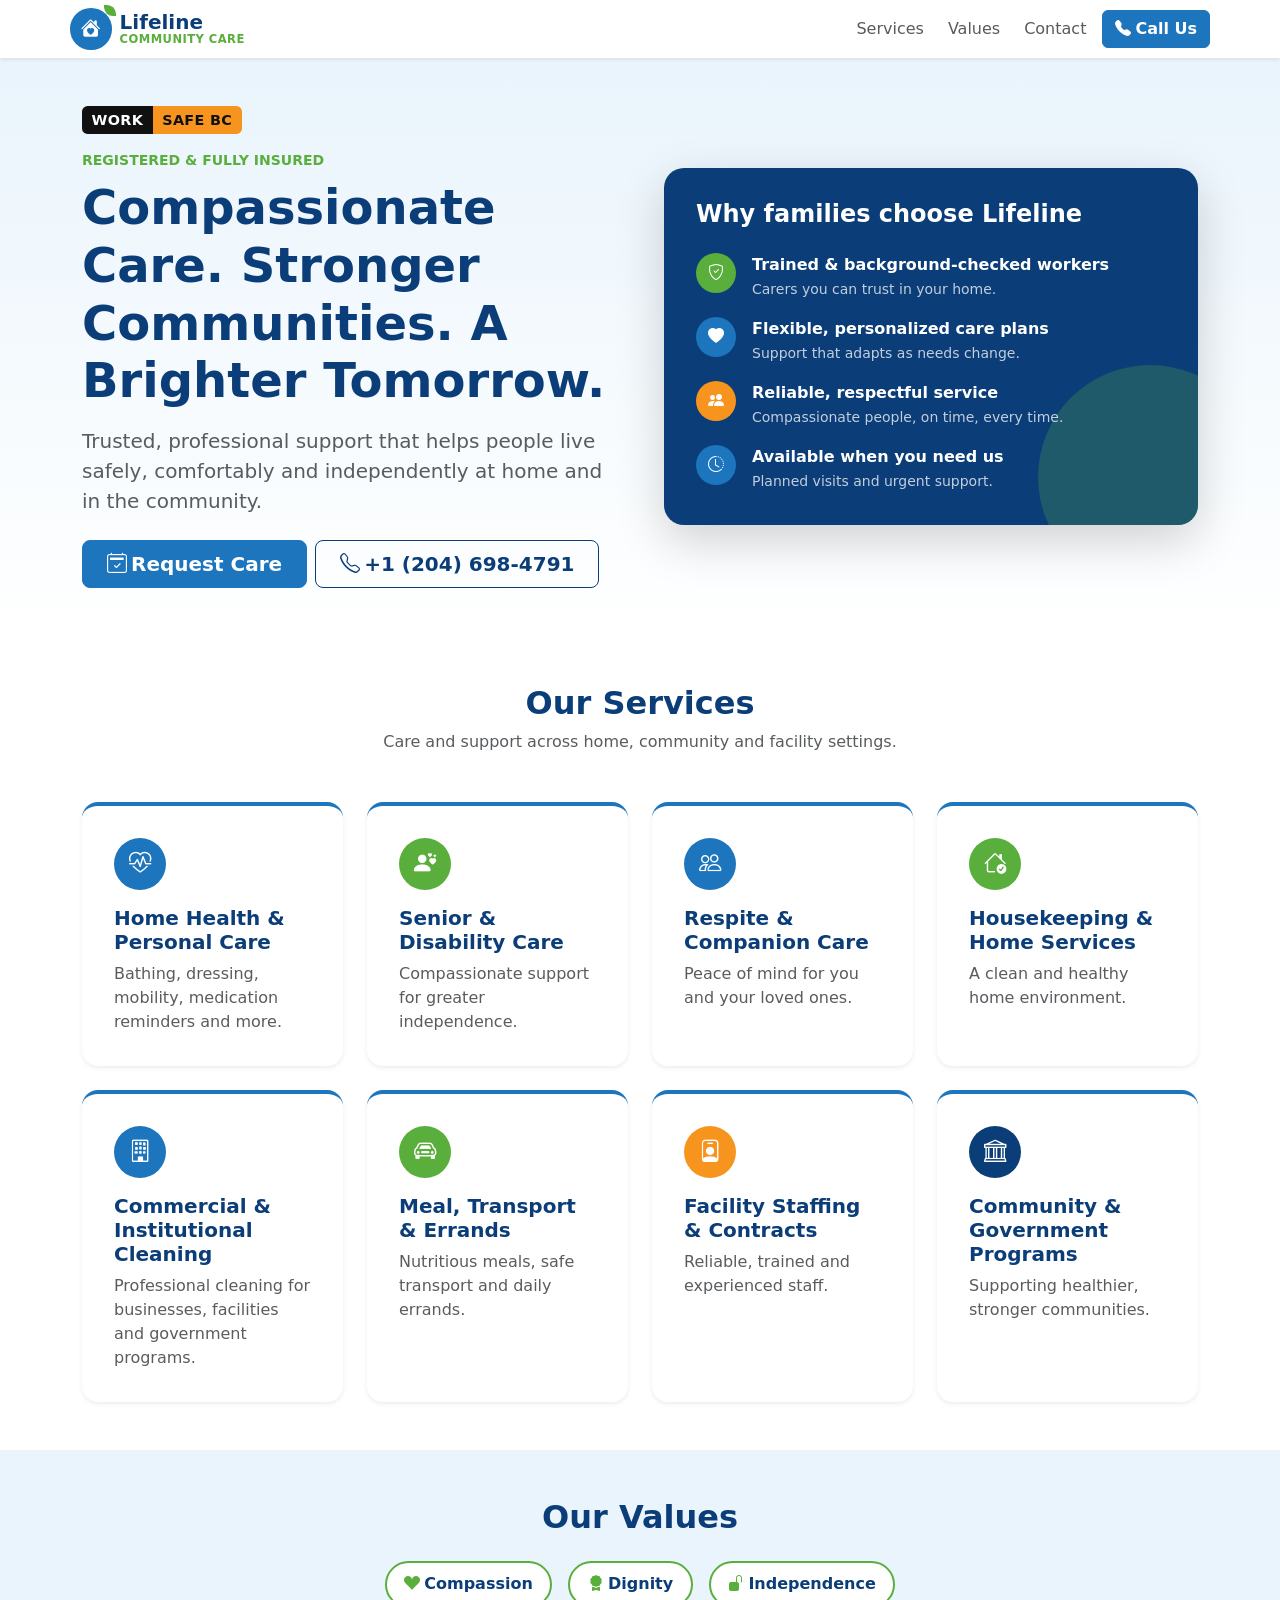
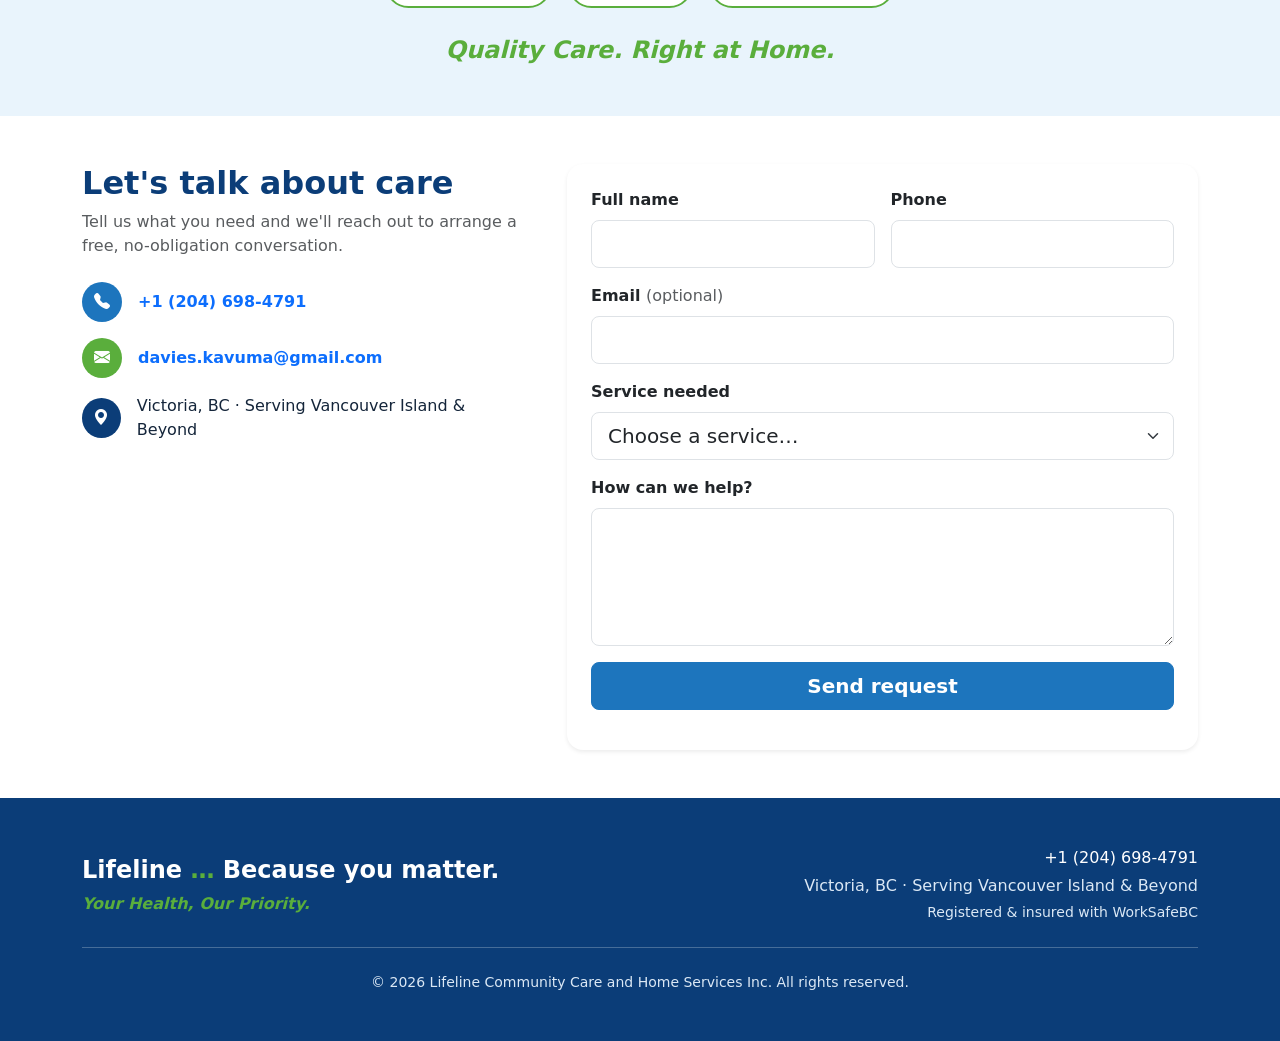
<file: lifeline-poc.html>
<!doctype html>
<html lang="en-CA">
<head>
  <meta charset="utf-8">
  <meta name="viewport" content="width=device-width, initial-scale=1">
  <title>Lifeline Community Care and Home Services Inc. | Victoria, BC</title>
  <meta name="description" content="Quality care, right at home. Home health, senior and disability care, respite, housekeeping and community services across Vancouver Island.">
  <meta name="theme-color" content="#0b3d78">

  <!-- Bootstrap 5.3 + Bootstrap Icons (pinned versions). Add SRI hashes from getbootstrap.com before production. -->
  <link rel="stylesheet" href="https://cdn.jsdelivr.net/npm/bootstrap@5.3.3/dist/css/bootstrap.min.css">
  <link rel="stylesheet" href="https://cdn.jsdelivr.net/npm/bootstrap-icons@1.11.3/font/bootstrap-icons.min.css">

  <style>
    /* Palette sampled from the Lifeline business card */
    :root {
      --ll-navy:  #0b3d78;
      --ll-blue:  #1d75bd;
      --ll-green: #5aae3c;
      --ll-orange:#f7941d;
      --ll-sky:   #e9f4fc;
      --ll-ink:   #14253a;
    }
    html { scroll-behavior: smooth; scroll-padding-top: 5rem; }
    body { color: var(--ll-ink); font-family: system-ui, -apple-system, "Segoe UI", Roboto, sans-serif; }
    .text-navy { color: var(--ll-navy) !important; }
    .bg-navy   { background-color: var(--ll-navy) !important; }
    .bg-sky    { background-color: var(--ll-sky) !important; }

    .btn-ll {
      --bs-btn-color: #fff; --bs-btn-bg: var(--ll-blue); --bs-btn-border-color: var(--ll-blue);
      --bs-btn-hover-color: #fff; --bs-btn-hover-bg: var(--ll-navy); --bs-btn-hover-border-color: var(--ll-navy);
      --bs-btn-active-bg: var(--ll-navy); --bs-btn-active-border-color: var(--ll-navy);
      --bs-btn-focus-shadow-rgb: 29, 117, 189;
      font-weight: 600;
    }
    .btn-outline-ll {
      --bs-btn-color: var(--ll-navy); --bs-btn-border-color: var(--ll-navy);
      --bs-btn-hover-bg: var(--ll-navy); --bs-btn-hover-border-color: var(--ll-navy);
      --bs-btn-focus-shadow-rgb: 11, 61, 120;
      font-weight: 600;
    }

    .brand-mark {
      width: 2.6rem; height: 2.6rem; border-radius: 50%;
      background: var(--ll-blue); color: #fff;
      display: grid; place-items: center; position: relative; flex-shrink: 0;
    }
    .brand-mark::after {
      content: ""; position: absolute; top: -.2rem; right: -.25rem;
      width: .7rem; height: .7rem; border-radius: 0 80% 0 80%; background: var(--ll-green);
    }
    .brand-name { line-height: 1.1; color: var(--ll-navy); }
    .brand-name small { display: block; font-size: .72rem; font-weight: 600; letter-spacing: .04em; text-transform: uppercase; color: var(--ll-green); }

    .hero {
      background: linear-gradient(180deg, var(--ll-sky) 0%, #fff 100%);
    }
    .hero-panel {
      background: var(--ll-navy); color: #fff; border-radius: 1.25rem;
      padding: 2rem; position: relative; overflow: hidden;
    }
    .hero-panel::before {
      content: ""; position: absolute; right: -4rem; bottom: -4rem;
      width: 14rem; height: 14rem; border-radius: 50%;
      background: rgba(90, 174, 60, .25);
    }
    .feature-dot {
      width: 2.5rem; height: 2.5rem; border-radius: 50%;
      display: grid; place-items: center; flex-shrink: 0; color: #fff;
    }

    .service-icon {
      width: 3.25rem; height: 3.25rem; border-radius: 50%;
      display: grid; place-items: center; color: #fff; font-size: 1.4rem;
    }
    .card-service {
      border: 0; border-top: 4px solid var(--ll-blue); border-radius: 1rem;
      transition: transform .2s ease, box-shadow .2s ease;
    }
    @media (hover: hover) {
      .card-service:hover { transform: translateY(-4px); box-shadow: 0 .75rem 1.5rem rgba(11, 61, 120, .12); }
    }

    .value-pill {
      border-radius: 999px; padding: .6rem 1.1rem; font-weight: 600;
      background: #fff; color: var(--ll-navy); border: 2px solid var(--ll-green);
    }

    .wsbc {
      display: inline-flex; border-radius: .35rem; overflow: hidden; font-weight: 800;
      font-size: .9rem; letter-spacing: .02em; line-height: 1;
    }
    .wsbc span { padding: .45rem .6rem; }
    .wsbc .w { background: #111; color: #fff; }
    .wsbc .s { background: var(--ll-orange); color: #111; }

    .footer-band { background: var(--ll-navy); color: #dbe8f5; }
    .footer-band a { color: #fff; text-decoration: none; }
    .footer-band a:hover { text-decoration: underline; }
    .tagline-script { font-style: italic; color: var(--ll-green); font-weight: 600; }

    .form-control:focus, .form-select:focus {
      border-color: var(--ll-blue);
      box-shadow: 0 0 0 .25rem rgba(29, 117, 189, .2);
    }

    @media (prefers-reduced-motion: reduce) {
      html { scroll-behavior: auto; }
      .card-service { transition: none; }
    }
  </style>
</head>
<body>

  <a class="visually-hidden-focusable position-absolute m-2 p-2 bg-white" href="#main">Skip to content</a>

  <header class="sticky-top bg-white shadow-sm">
    <nav class="navbar navbar-expand-lg container py-2" aria-label="Primary">
      <a class="navbar-brand d-flex align-items-center gap-2 py-0" href="#top" aria-label="Lifeline home">
        <span class="brand-mark" aria-hidden="true"><i class="bi bi-house-heart-fill"></i></span>
        <span class="brand-name fw-bold fs-5">Lifeline<small>Community Care</small></span>
      </a>
      <button class="navbar-toggler" type="button" data-bs-toggle="collapse" data-bs-target="#mainNav"
              aria-controls="mainNav" aria-expanded="false" aria-label="Toggle navigation">
        <span class="navbar-toggler-icon"></span>
      </button>
      <div class="collapse navbar-collapse" id="mainNav">
        <ul class="navbar-nav ms-auto align-items-lg-center gap-lg-2 py-3 py-lg-0">
          <li class="nav-item"><a class="nav-link" href="#services">Services</a></li>
          <li class="nav-item"><a class="nav-link" href="#values">Values</a></li>
          <li class="nav-item"><a class="nav-link" href="#contact">Contact</a></li>
          <li class="nav-item mt-2 mt-lg-0">
            <a class="btn btn-ll w-100" href="tel:+12046984791"><i class="bi bi-telephone-fill me-1"></i>Call Us</a>
          </li>
        </ul>
      </div>
    </nav>
  </header>

  <main id="main">

    <!-- HERO -->
    <section id="top" class="hero py-5">
      <div class="container">
        <div class="row align-items-center g-4 g-lg-5">
          <div class="col-lg-6">
            <p class="wsbc mb-3" aria-label="WorkSafeBC registered and insured">
              <span class="w">WORK</span><span class="s">SAFE BC</span>
            </p>
            <p class="small fw-semibold text-uppercase mb-2" style="color:var(--ll-green)">Registered &amp; Fully Insured</p>
            <h1 class="display-5 fw-bold text-navy mb-3">Compassionate Care. Stronger Communities. A Brighter Tomorrow.</h1>
            <p class="lead text-body-secondary">
              Trusted, professional support that helps people live safely, comfortably and independently
              at home and in the community.
            </p>
            <div class="d-grid d-sm-flex gap-2 mt-4">
              <a class="btn btn-ll btn-lg px-4" href="#contact"><i class="bi bi-calendar2-check me-1"></i>Request Care</a>
              <a class="btn btn-outline-ll btn-lg px-4" href="tel:+12046984791"><i class="bi bi-telephone me-1"></i>+1 (204) 698-4791</a>
            </div>
          </div>

          <div class="col-lg-6">
            <div class="hero-panel shadow-lg">
              <h2 class="h4 fw-bold mb-4">Why families choose Lifeline</h2>
              <ul class="list-unstyled mb-0 d-grid gap-3">
                <li class="d-flex gap-3 align-items-start">
                  <span class="feature-dot" style="background:var(--ll-green)"><i class="bi bi-shield-check"></i></span>
                  <div><strong>Trained &amp; background-checked workers</strong><br><span class="small opacity-75">Carers you can trust in your home.</span></div>
                </li>
                <li class="d-flex gap-3 align-items-start">
                  <span class="feature-dot" style="background:var(--ll-blue)"><i class="bi bi-heart-fill"></i></span>
                  <div><strong>Flexible, personalized care plans</strong><br><span class="small opacity-75">Support that adapts as needs change.</span></div>
                </li>
                <li class="d-flex gap-3 align-items-start">
                  <span class="feature-dot" style="background:var(--ll-orange)"><i class="bi bi-people-fill"></i></span>
                  <div><strong>Reliable, respectful service</strong><br><span class="small opacity-75">Compassionate people, on time, every time.</span></div>
                </li>
                <li class="d-flex gap-3 align-items-start">
                  <span class="feature-dot" style="background:var(--ll-blue)"><i class="bi bi-clock-history"></i></span>
                  <div><strong>Available when you need us</strong><br><span class="small opacity-75">Planned visits and urgent support.</span></div>
                </li>
              </ul>
            </div>
          </div>
        </div>
      </div>
    </section>

    <!-- SERVICES -->
    <section id="services" class="py-5 py-lg-6">
      <div class="container">
        <header class="text-center mb-5">
          <h2 class="fw-bold text-navy">Our Services</h2>
          <p class="text-body-secondary mb-0">Care and support across home, community and facility settings.</p>
        </header>

        <div class="row row-cols-1 row-cols-sm-2 row-cols-lg-4 g-4">
          <div class="col">
            <article class="card card-service h-100 shadow-sm p-3">
              <div class="card-body">
                <div class="service-icon mb-3" style="background:var(--ll-blue)"><i class="bi bi-heart-pulse"></i></div>
                <h3 class="h5 fw-bold text-navy">Home Health &amp; Personal Care</h3>
                <p class="text-body-secondary mb-0">Bathing, dressing, mobility, medication reminders and more.</p>
              </div>
            </article>
          </div>
          <div class="col">
            <article class="card card-service h-100 shadow-sm p-3">
              <div class="card-body">
                <div class="service-icon mb-3" style="background:var(--ll-green)"><i class="bi bi-person-hearts"></i></div>
                <h3 class="h5 fw-bold text-navy">Senior &amp; Disability Care</h3>
                <p class="text-body-secondary mb-0">Compassionate support for greater independence.</p>
              </div>
            </article>
          </div>
          <div class="col">
            <article class="card card-service h-100 shadow-sm p-3">
              <div class="card-body">
                <div class="service-icon mb-3" style="background:var(--ll-blue)"><i class="bi bi-people"></i></div>
                <h3 class="h5 fw-bold text-navy">Respite &amp; Companion Care</h3>
                <p class="text-body-secondary mb-0">Peace of mind for you and your loved ones.</p>
              </div>
            </article>
          </div>
          <div class="col">
            <article class="card card-service h-100 shadow-sm p-3">
              <div class="card-body">
                <div class="service-icon mb-3" style="background:var(--ll-green)"><i class="bi bi-house-check"></i></div>
                <h3 class="h5 fw-bold text-navy">Housekeeping &amp; Home Services</h3>
                <p class="text-body-secondary mb-0">A clean and healthy home environment.</p>
              </div>
            </article>
          </div>
          <div class="col">
            <article class="card card-service h-100 shadow-sm p-3">
              <div class="card-body">
                <div class="service-icon mb-3" style="background:var(--ll-blue)"><i class="bi bi-building"></i></div>
                <h3 class="h5 fw-bold text-navy">Commercial &amp; Institutional Cleaning</h3>
                <p class="text-body-secondary mb-0">Professional cleaning for businesses, facilities and government programs.</p>
              </div>
            </article>
          </div>
          <div class="col">
            <article class="card card-service h-100 shadow-sm p-3">
              <div class="card-body">
                <div class="service-icon mb-3" style="background:var(--ll-green)"><i class="bi bi-car-front"></i></div>
                <h3 class="h5 fw-bold text-navy">Meal, Transport &amp; Errands</h3>
                <p class="text-body-secondary mb-0">Nutritious meals, safe transport and daily errands.</p>
              </div>
            </article>
          </div>
          <div class="col">
            <article class="card card-service h-100 shadow-sm p-3">
              <div class="card-body">
                <div class="service-icon mb-3" style="background:var(--ll-orange)"><i class="bi bi-person-badge"></i></div>
                <h3 class="h5 fw-bold text-navy">Facility Staffing &amp; Contracts</h3>
                <p class="text-body-secondary mb-0">Reliable, trained and experienced staff.</p>
              </div>
            </article>
          </div>
          <div class="col">
            <article class="card card-service h-100 shadow-sm p-3">
              <div class="card-body">
                <div class="service-icon mb-3" style="background:var(--ll-navy)"><i class="bi bi-bank"></i></div>
                <h3 class="h5 fw-bold text-navy">Community &amp; Government Programs</h3>
                <p class="text-body-secondary mb-0">Supporting healthier, stronger communities.</p>
              </div>
            </article>
          </div>
        </div>
      </div>
    </section>

    <!-- VALUES -->
    <section id="values" class="bg-sky py-5">
      <div class="container text-center">
        <h2 class="fw-bold text-navy mb-4">Our Values</h2>
        <div class="d-flex flex-wrap justify-content-center gap-3">
          <span class="value-pill"><i class="bi bi-suit-heart-fill me-1" style="color:var(--ll-green)"></i>Compassion</span>
          <span class="value-pill"><i class="bi bi-award-fill me-1" style="color:var(--ll-green)"></i>Dignity</span>
          <span class="value-pill"><i class="bi bi-unlock-fill me-1" style="color:var(--ll-green)"></i>Independence</span>
        </div>
        <p class="tagline-script fs-4 mt-4 mb-0">Quality Care. Right at Home.</p>
      </div>
    </section>

    <!-- CONTACT -->
    <section id="contact" class="py-5 py-lg-6">
      <div class="container">
        <div class="row g-5">
          <div class="col-lg-5">
            <h2 class="fw-bold text-navy">Let's talk about care</h2>
            <p class="text-body-secondary">Tell us what you need and we'll reach out to arrange a free, no-obligation conversation.</p>
            <ul class="list-unstyled d-grid gap-3 mt-4">
              <li class="d-flex gap-3 align-items-center">
                <span class="service-icon" style="width:2.5rem;height:2.5rem;font-size:1rem;background:var(--ll-blue)"><i class="bi bi-telephone-fill"></i></span>
                <a class="fw-semibold text-decoration-none" href="tel:+12046984791">+1 (204) 698-4791</a>
              </li>
              <li class="d-flex gap-3 align-items-center">
                <span class="service-icon" style="width:2.5rem;height:2.5rem;font-size:1rem;background:var(--ll-green)"><i class="bi bi-envelope-fill"></i></span>
                <a class="fw-semibold text-decoration-none" href="mailto:davies.kavuma@gmail.com">davies.kavuma@gmail.com</a>
              </li>
              <li class="d-flex gap-3 align-items-center">
                <span class="service-icon" style="width:2.5rem;height:2.5rem;font-size:1rem;background:var(--ll-navy)"><i class="bi bi-geo-alt-fill"></i></span>
                <span>Victoria, BC · Serving Vancouver Island &amp; Beyond</span>
              </li>
            </ul>
          </div>

          <div class="col-lg-7">
            <div class="card border-0 shadow-sm rounded-4 p-3 p-md-4">
              <form id="contactForm" class="needs-validation" novalidate>
                <div class="row g-3">
                  <div class="col-md-6">
                    <label for="name" class="form-label fw-semibold">Full name</label>
                    <input id="name" name="name" type="text" class="form-control form-control-lg" autocomplete="name" required>
                    <div class="invalid-feedback">Please enter your name.</div>
                  </div>
                  <div class="col-md-6">
                    <label for="phone" class="form-label fw-semibold">Phone</label>
                    <input id="phone" name="phone" type="tel" class="form-control form-control-lg" autocomplete="tel" required>
                    <div class="invalid-feedback">Please enter a phone number.</div>
                  </div>
                  <div class="col-12">
                    <label for="email" class="form-label fw-semibold">Email <span class="text-body-secondary fw-normal">(optional)</span></label>
                    <input id="email" name="email" type="email" class="form-control form-control-lg" autocomplete="email">
                  </div>
                  <div class="col-12">
                    <label for="service" class="form-label fw-semibold">Service needed</label>
                    <select id="service" name="service" class="form-select form-select-lg" required>
                      <option value="" selected disabled>Choose a service…</option>
                      <option>Home Health &amp; Personal Care</option>
                      <option>Senior &amp; Disability Care</option>
                      <option>Respite &amp; Companion Care</option>
                      <option>Housekeeping &amp; Home Services</option>
                      <option>Commercial &amp; Institutional Cleaning</option>
                      <option>Meal, Transport &amp; Errands</option>
                      <option>Facility Staffing &amp; Contracts</option>
                      <option>Community &amp; Government Programs</option>
                    </select>
                    <div class="invalid-feedback">Please choose a service.</div>
                  </div>
                  <div class="col-12">
                    <label for="message" class="form-label fw-semibold">How can we help?</label>
                    <textarea id="message" name="message" rows="4" class="form-control form-control-lg"></textarea>
                  </div>
                  <div class="col-12 d-grid">
                    <button type="submit" class="btn btn-ll btn-lg">Send request</button>
                  </div>
                  <div class="col-12">
                    <div id="formStatus" class="alert alert-success d-none mb-0" role="status" tabindex="-1"></div>
                  </div>
                </div>
              </form>
            </div>
          </div>
        </div>
      </div>
    </section>

  </main>

  <footer class="footer-band py-5">
    <div class="container">
      <div class="row gy-4 align-items-center">
        <div class="col-md-6">
          <p class="fs-4 fw-bold mb-1 text-white">Lifeline <span style="color:var(--ll-green)">…</span> Because you matter.</p>
          <p class="tagline-script mb-0">Your Health, Our Priority.</p>
        </div>
        <div class="col-md-6 text-md-end">
          <p class="mb-1"><a href="tel:+12046984791">+1 (204) 698-4791</a></p>
          <p class="mb-1">Victoria, BC · Serving Vancouver Island &amp; Beyond</p>
          <p class="small mb-0">Registered &amp; insured with WorkSafeBC</p>
        </div>
      </div>
      <hr class="border-light opacity-25 my-4">
      <p class="small text-center mb-0">&copy; <span id="year"></span> Lifeline Community Care and Home Services Inc. All rights reserved.</p>
    </div>
  </footer>

  <script src="https://cdn.jsdelivr.net/npm/bootstrap@5.3.3/dist/js/bootstrap.bundle.min.js"></script>
  <script>
    document.getElementById('year').textContent = new Date().getFullYear();

    // Bootstrap-style validation, plus a simulated submit for the POC (no data leaves the page).
    (function () {
      const form = document.getElementById('contactForm');
      const status = document.getElementById('formStatus');

      form.addEventListener('submit', function (event) {
        event.preventDefault();
        if (!form.checkValidity()) {
          form.classList.add('was-validated');
          form.querySelector(':invalid').focus();
          return;
        }
        const name = form.elements.name.value.trim();
        status.textContent = 'Thank you, ' + name + '. A Lifeline team member will contact you shortly.';
        status.classList.remove('d-none');
        status.focus();
        form.reset();
        form.classList.remove('was-validated');
      });
    })();
  </script>
</body>
</html>
</file>
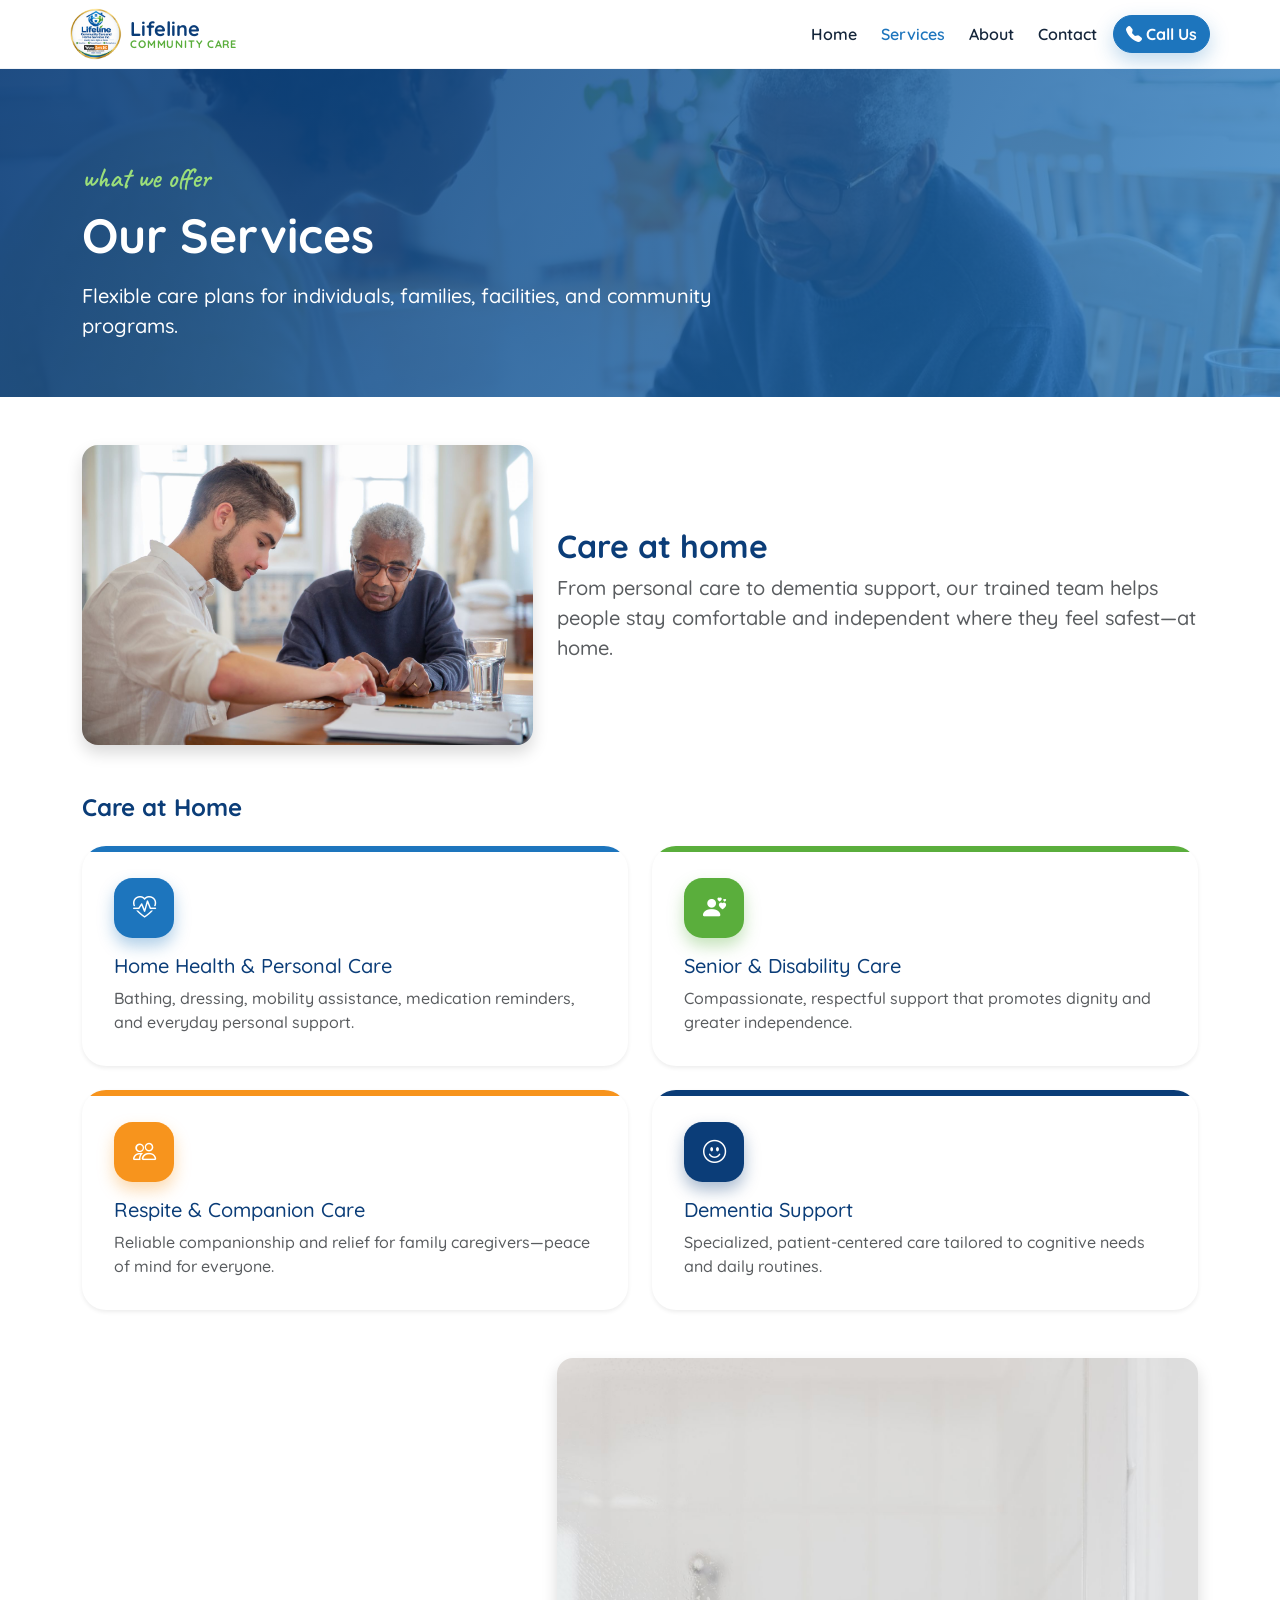
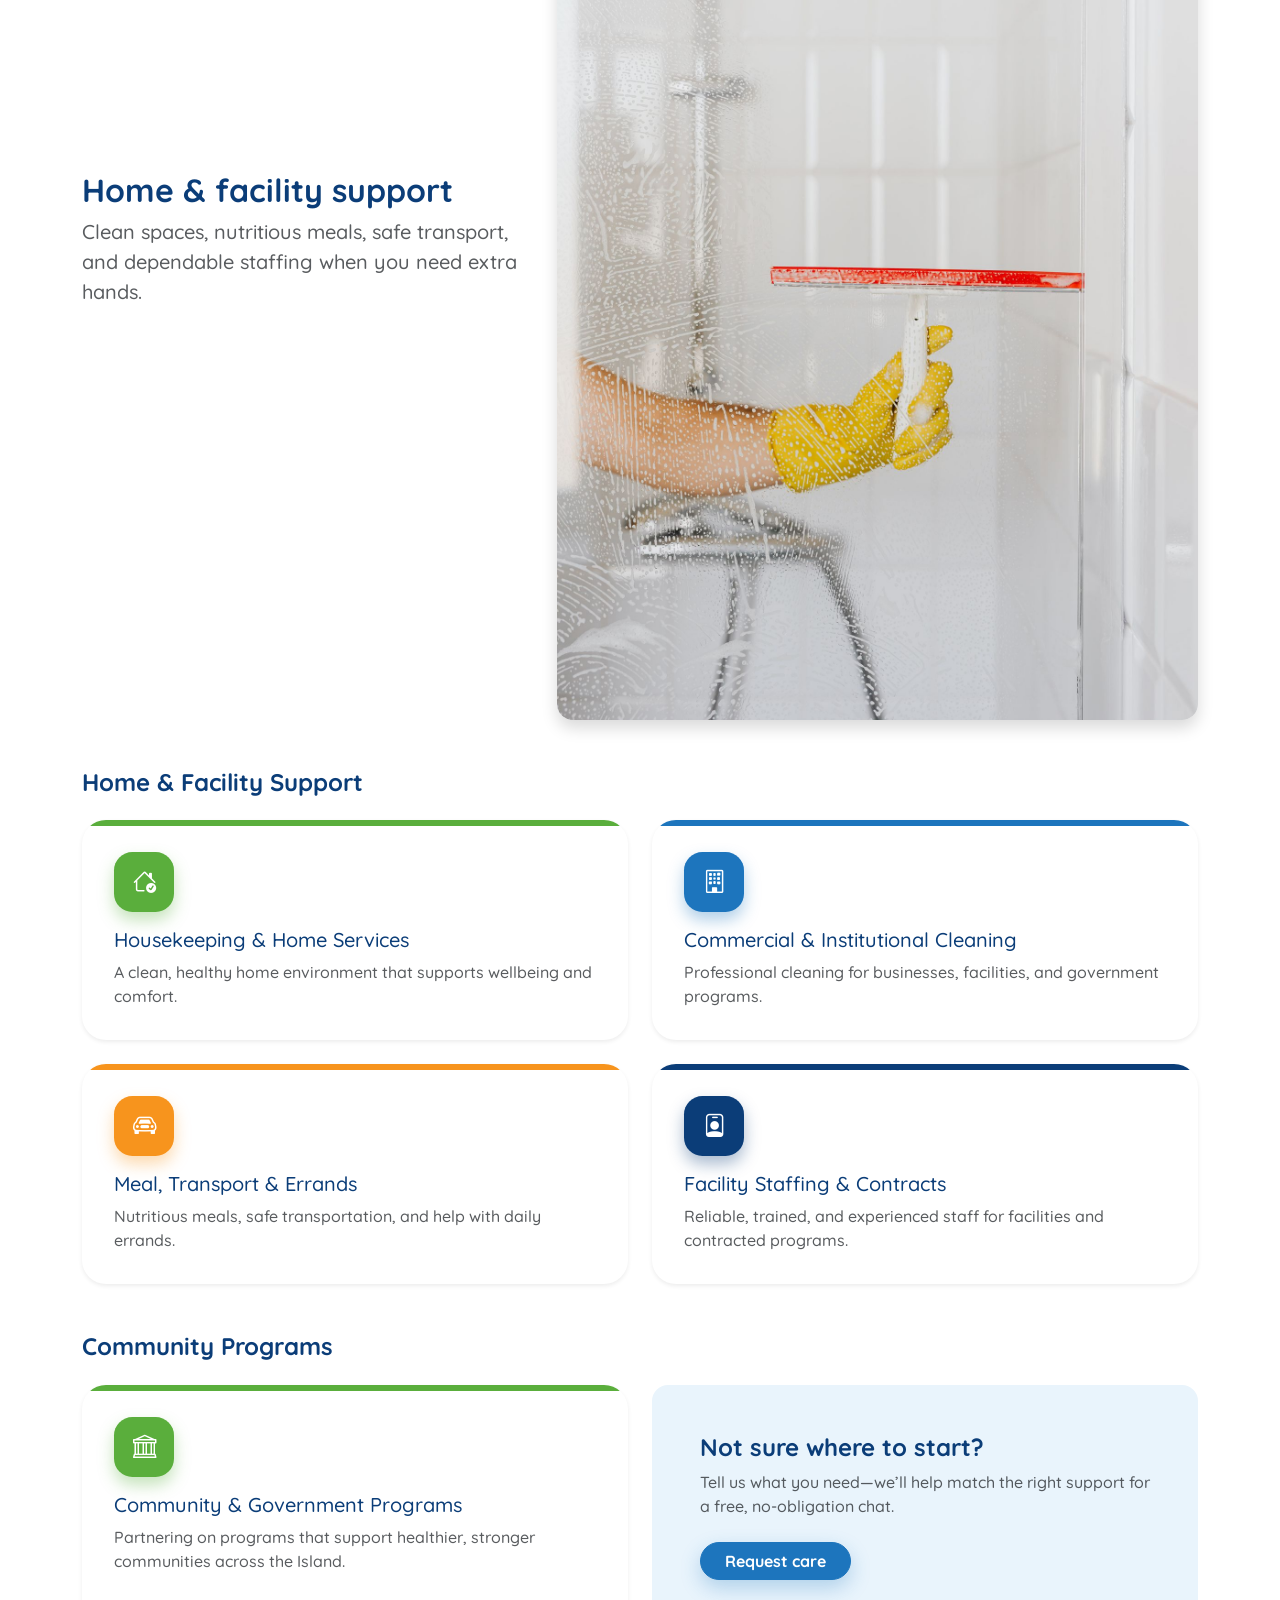
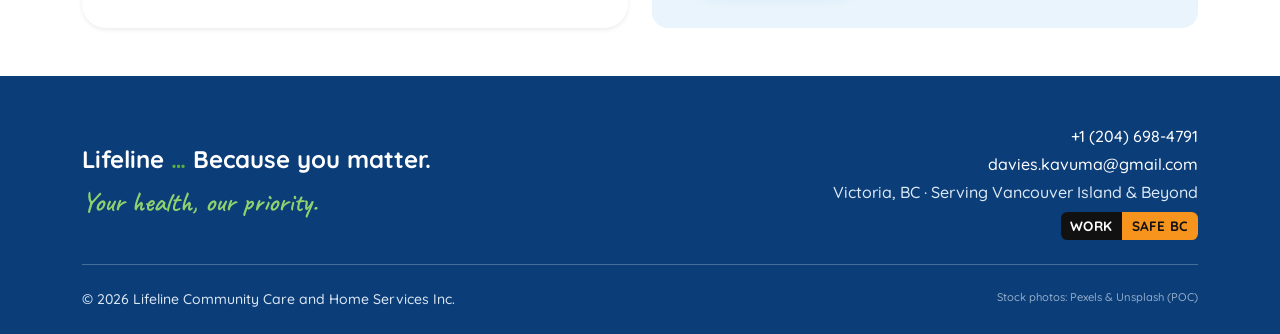
<file: services.html>
<!doctype html>
<html lang="en-CA">
<head>
  <meta charset="utf-8">
  <meta name="viewport" content="width=device-width, initial-scale=1">
  <title>Services | Lifeline Community Care</title>
  <meta name="description" content="Home health, senior and disability care, dementia support, respite, housekeeping, cleaning, staffing, and community programs across Vancouver Island.">
  <meta name="theme-color" content="#0b3d78">
  <link rel="icon" href="assets/images/logo.png" type="image/png">
  <link rel="stylesheet" href="assets/vendor/bootstrap/css/bootstrap.min.css">
  <link rel="stylesheet" href="assets/vendor/bootstrap-icons/css/bootstrap-icons.min.css">
  <link rel="stylesheet" href="assets/css/site.css">
</head>
<body>
  <a class="visually-hidden-focusable position-absolute m-2 p-2 bg-white rounded" href="#main">Skip to content</a>

  <header class="site-header sticky-top">
    <nav class="navbar navbar-expand-lg container py-2" aria-label="Primary">
      <a class="navbar-brand d-flex align-items-center gap-2 py-0" href="index.html">
        <img class="brand-logo" src="assets/images/logo.png" width="52" height="52" alt="Lifeline Community Care logo">
        <span class="brand-name fs-5">Lifeline<small>Community Care</small></span>
      </a>
      <button class="navbar-toggler" type="button" data-bs-toggle="collapse" data-bs-target="#mainNav"
              aria-controls="mainNav" aria-expanded="false" aria-label="Toggle navigation">
        <span class="navbar-toggler-icon"></span>
      </button>
      <div class="collapse navbar-collapse" id="mainNav">
        <ul class="navbar-nav ms-auto align-items-lg-center gap-lg-2 py-3 py-lg-0">
          <li class="nav-item"><a class="nav-link" href="index.html">Home</a></li>
          <li class="nav-item"><a class="nav-link active" aria-current="page" href="services.html">Services</a></li>
          <li class="nav-item"><a class="nav-link" href="about.html">About</a></li>
          <li class="nav-item"><a class="nav-link" href="contact.html">Contact</a></li>
          <li class="nav-item mt-2 mt-lg-0">
            <a class="btn btn-ll w-100" href="tel:+12046984791"><i class="bi bi-telephone-fill me-1"></i>Call Us</a>
          </li>
        </ul>
      </div>
    </nav>
  </header>

  <main id="main">
    <section class="page-hero" style="background-image:url('assets/images/companion.jpg');">
      <div class="container">
        <p class="script fs-3 mb-2" style="color:#9bde7a">what we offer</p>
        <h1 class="display-5 fw-bold mb-3">Our Services</h1>
        <p class="lead mb-0 col-lg-7 opacity-90">Flexible care plans for individuals, families, facilities, and community programs.</p>
      </div>
    </section>

    <section class="py-5">
      <div class="container">
        <div class="row g-4 align-items-center mb-5">
          <div class="col-lg-5 reveal">
            <img class="img-fluid rounded-4 shadow" src="assets/images/about-home.jpg" width="800" height="600" alt="Caregiver supporting a senior with daily medication at home" loading="lazy">
          </div>
          <div class="col-lg-7 reveal d1">
            <h2 class="text-navy fw-bold">Care at home</h2>
            <p class="text-body-secondary fs-5 mb-0">From personal care to dementia support, our trained team helps people stay comfortable and independent where they feel safest—at home.</p>
          </div>
        </div>

        <h3 class="h4 text-navy fw-bold mb-4 reveal">Care at Home</h3>
        <div class="row row-cols-1 row-cols-md-2 g-4 mb-5">
          <div class="col reveal" id="home-health">
            <article class="card card-service shadow-sm p-3" style="--accent:var(--ll-blue)">
              <div class="card-body">
                <div class="service-icon mb-3"><i class="bi bi-heart-pulse"></i></div>
                <h4 class="h5 text-navy">Home Health &amp; Personal Care</h4>
                <p class="text-body-secondary mb-0">Bathing, dressing, mobility assistance, medication reminders, and everyday personal support.</p>
              </div>
            </article>
          </div>
          <div class="col reveal d1" id="senior-care">
            <article class="card card-service shadow-sm p-3" style="--accent:var(--ll-green)">
              <div class="card-body">
                <div class="service-icon mb-3"><i class="bi bi-person-hearts"></i></div>
                <h4 class="h5 text-navy">Senior &amp; Disability Care</h4>
                <p class="text-body-secondary mb-0">Compassionate, respectful support that promotes dignity and greater independence.</p>
              </div>
            </article>
          </div>
          <div class="col reveal" id="respite">
            <article class="card card-service shadow-sm p-3" style="--accent:var(--ll-orange)">
              <div class="card-body">
                <div class="service-icon mb-3"><i class="bi bi-people"></i></div>
                <h4 class="h5 text-navy">Respite &amp; Companion Care</h4>
                <p class="text-body-secondary mb-0">Reliable companionship and relief for family caregivers—peace of mind for everyone.</p>
              </div>
            </article>
          </div>
          <div class="col reveal d1" id="dementia">
            <article class="card card-service shadow-sm p-3" style="--accent:var(--ll-navy)">
              <div class="card-body">
                <div class="service-icon mb-3"><i class="bi bi-emoji-smile"></i></div>
                <h4 class="h5 text-navy">Dementia Support</h4>
                <p class="text-body-secondary mb-0">Specialized, patient-centered care tailored to cognitive needs and daily routines.</p>
              </div>
            </article>
          </div>
        </div>

        <div class="row g-4 align-items-center mb-5">
          <div class="col-lg-7 order-lg-2 reveal">
            <img class="img-fluid rounded-4 shadow" src="assets/images/home-support.jpg" width="800" height="600" alt="Professional cleaning a glass shower door in a bright bathroom" loading="lazy">
          </div>
          <div class="col-lg-5 order-lg-1 reveal d1">
            <h2 class="text-navy fw-bold">Home &amp; facility support</h2>
            <p class="text-body-secondary fs-5 mb-0">Clean spaces, nutritious meals, safe transport, and dependable staffing when you need extra hands.</p>
          </div>
        </div>

        <h3 class="h4 text-navy fw-bold mb-4 reveal">Home &amp; Facility Support</h3>
        <div class="row row-cols-1 row-cols-md-2 g-4 mb-5">
          <div class="col reveal" id="housekeeping">
            <article class="card card-service shadow-sm p-3" style="--accent:var(--ll-green)">
              <div class="card-body">
                <div class="service-icon mb-3"><i class="bi bi-house-check"></i></div>
                <h4 class="h5 text-navy">Housekeeping &amp; Home Services</h4>
                <p class="text-body-secondary mb-0">A clean, healthy home environment that supports wellbeing and comfort.</p>
              </div>
            </article>
          </div>
          <div class="col reveal d1" id="commercial">
            <article class="card card-service shadow-sm p-3" style="--accent:var(--ll-blue)">
              <div class="card-body">
                <div class="service-icon mb-3"><i class="bi bi-building"></i></div>
                <h4 class="h5 text-navy">Commercial &amp; Institutional Cleaning</h4>
                <p class="text-body-secondary mb-0">Professional cleaning for businesses, facilities, and government programs.</p>
              </div>
            </article>
          </div>
          <div class="col reveal" id="meals">
            <article class="card card-service shadow-sm p-3" style="--accent:var(--ll-orange)">
              <div class="card-body">
                <div class="service-icon mb-3"><i class="bi bi-car-front"></i></div>
                <h4 class="h5 text-navy">Meal, Transport &amp; Errands</h4>
                <p class="text-body-secondary mb-0">Nutritious meals, safe transportation, and help with daily errands.</p>
              </div>
            </article>
          </div>
          <div class="col reveal d1" id="staffing">
            <article class="card card-service shadow-sm p-3" style="--accent:var(--ll-navy)">
              <div class="card-body">
                <div class="service-icon mb-3"><i class="bi bi-person-badge"></i></div>
                <h4 class="h5 text-navy">Facility Staffing &amp; Contracts</h4>
                <p class="text-body-secondary mb-0">Reliable, trained, and experienced staff for facilities and contracted programs.</p>
              </div>
            </article>
          </div>
        </div>

        <h3 class="h4 text-navy fw-bold mb-4 reveal">Community Programs</h3>
        <div class="row g-4">
          <div class="col-lg-6 reveal" id="community">
            <article class="card card-service shadow-sm p-3" style="--accent:var(--ll-green)">
              <div class="card-body">
                <div class="service-icon mb-3"><i class="bi bi-bank"></i></div>
                <h4 class="h5 text-navy">Community &amp; Government Programs</h4>
                <p class="text-body-secondary mb-0">Partnering on programs that support healthier, stronger communities across the Island.</p>
              </div>
            </article>
          </div>
          <div class="col-lg-6 reveal d1">
            <div class="bg-sky rounded-4 p-4 p-md-5 h-100 d-flex flex-column justify-content-center">
              <h4 class="text-navy fw-bold">Not sure where to start?</h4>
              <p class="text-body-secondary mb-4">Tell us what you need—we’ll help match the right support for a free, no-obligation chat.</p>
              <a class="btn btn-ll align-self-start px-4" href="contact.html">Request care</a>
            </div>
          </div>
        </div>
      </div>
    </section>
  </main>

  <footer class="footer-band pt-5 pb-4">
    <div class="container">
      <div class="row gy-4 align-items-center">
        <div class="col-md-6">
          <p class="fs-4 fw-bold mb-1 text-white">Lifeline <span style="color:var(--ll-green)">…</span> Because you matter.</p>
          <p class="script fs-3 mb-0" style="color:#8fd16f">Your health, our priority.</p>
        </div>
        <div class="col-md-6 text-md-end">
          <p class="mb-1"><a href="tel:+12046984791">+1 (204) 698-4791</a></p>
          <p class="mb-1"><a href="mailto:davies.kavuma@gmail.com">davies.kavuma@gmail.com</a></p>
          <p class="mb-2">Victoria, BC · Serving Vancouver Island &amp; Beyond</p>
          <span class="wsbc" aria-label="WorkSafeBC registered"><span class="w">WORK</span><span class="s">SAFE BC</span></span>
        </div>
      </div>
      <hr class="border-light opacity-25 my-4">
      <div class="d-flex flex-column flex-md-row justify-content-between gap-2 small">
        <p class="mb-0">&copy; <span id="year"></span> Lifeline Community Care and Home Services Inc.</p>
        <p class="photo-credit mb-0">Stock photos: Pexels &amp; Unsplash (POC)</p>
      </div>
    </div>
  </footer>

  <div class="call-bar">
    <a class="btn btn-ll btn-lg w-100" href="tel:+12046984791"><i class="bi bi-telephone-fill me-2"></i>Call Lifeline</a>
  </div>

  <script src="assets/vendor/bootstrap/js/bootstrap.bundle.min.js"></script>
  <script src="assets/js/site.js"></script>
</body>
</html>
</file>
<file: assets/css/site.css>
/* Lifeline Community Care — site styles (brand-tuned for web) */

@font-face {
  font-family: "Quicksand";
  src: url("../fonts/quicksand-500.woff2") format("woff2");
  font-weight: 500;
  font-style: normal;
  font-display: swap;
}
@font-face {
  font-family: "Quicksand";
  src: url("../fonts/quicksand-600.woff2") format("woff2");
  font-weight: 600;
  font-style: normal;
  font-display: swap;
}
@font-face {
  font-family: "Quicksand";
  src: url("../fonts/quicksand-700.woff2") format("woff2");
  font-weight: 700;
  font-style: normal;
  font-display: swap;
}
@font-face {
  font-family: "Caveat";
  src: url("../fonts/caveat-500.woff2") format("woff2");
  font-weight: 500;
  font-style: normal;
  font-display: swap;
}
@font-face {
  font-family: "Caveat";
  src: url("../fonts/caveat-600.woff2") format("woff2");
  font-weight: 600;
  font-style: normal;
  font-display: swap;
}

:root {
  --ll-navy: #0b3d78;
  --ll-blue: #1d75bd;
  --ll-green: #5aae3c;
  --ll-orange: #f7941d;
  --ll-sky: #e9f4fc;
  --ll-ink: #14253a;
  --ll-surface: #ffffff;
  --ll-font: "Quicksand", system-ui, -apple-system, "Segoe UI", sans-serif;
  --ll-script: "Caveat", "Segoe Script", cursive;
}

html {
  scroll-behavior: smooth;
  scroll-padding-top: 5rem;
}

body {
  color: var(--ll-ink);
  font-family: var(--ll-font);
  font-weight: 500;
  overflow-x: hidden;
  background: var(--ll-surface);
}

h1, h2, h3, h4, .navbar-brand {
  font-weight: 700;
}

.text-navy { color: var(--ll-navy) !important; }
.bg-sky { background-color: var(--ll-sky) !important; }
.bg-navy { background-color: var(--ll-navy) !important; }

.script {
  font-family: var(--ll-script);
  font-weight: 600;
  color: var(--ll-green);
}

/* Buttons */
.btn-ll {
  --bs-btn-color: #fff;
  --bs-btn-bg: var(--ll-blue);
  --bs-btn-border-color: var(--ll-blue);
  --bs-btn-hover-color: #fff;
  --bs-btn-hover-bg: var(--ll-navy);
  --bs-btn-hover-border-color: var(--ll-navy);
  --bs-btn-focus-shadow-rgb: 29, 117, 189;
  font-weight: 700;
  border-radius: 999px;
  box-shadow: 0 0.5rem 1.25rem rgba(29, 117, 189, 0.28);
  transition: transform 0.2s ease, background-color 0.2s ease;
}
.btn-ll:hover { transform: translateY(-2px); }

.btn-outline-ll {
  --bs-btn-color: var(--ll-navy);
  --bs-btn-border-color: var(--ll-navy);
  --bs-btn-hover-bg: var(--ll-navy);
  --bs-btn-hover-border-color: var(--ll-navy);
  --bs-btn-hover-color: #fff;
  font-weight: 700;
  border-radius: 999px;
}

.btn-outline-light-ll {
  --bs-btn-color: #fff;
  --bs-btn-border-color: rgba(255, 255, 255, 0.85);
  --bs-btn-hover-bg: #fff;
  --bs-btn-hover-border-color: #fff;
  --bs-btn-hover-color: var(--ll-navy);
  font-weight: 700;
  border-radius: 999px;
}

/* Header */
.site-header {
  background: rgba(255, 255, 255, 0.92);
  backdrop-filter: blur(10px);
  -webkit-backdrop-filter: blur(10px);
  border-bottom: 1px solid rgba(11, 61, 120, 0.06);
}

.brand-logo {
  width: 3.25rem;
  height: 3.25rem;
  object-fit: contain;
  flex-shrink: 0;
}

.brand-name {
  line-height: 1.05;
  color: var(--ll-navy);
  font-weight: 700;
}
.brand-name small {
  display: block;
  font-size: 0.68rem;
  letter-spacing: 0.08em;
  text-transform: uppercase;
  color: var(--ll-green);
  font-weight: 700;
}

.navbar-nav .nav-link {
  color: var(--ll-ink);
  font-weight: 600;
}
.navbar-nav .nav-link:hover,
.navbar-nav .nav-link.active {
  color: var(--ll-blue);
}

/* Full-bleed photo hero */
.hero-photo {
  position: relative;
  min-height: min(92vh, 44rem);
  display: flex;
  align-items: flex-end;
  color: #fff;
  background-color: var(--ll-navy);
  background-size: cover;
  background-position: center 30%;
  background-repeat: no-repeat;
  isolation: isolate;
}
.hero-photo::before {
  content: "";
  position: absolute;
  inset: 0;
  z-index: 0;
  background:
    linear-gradient(180deg, rgba(11, 61, 120, 0.35) 0%, rgba(11, 61, 120, 0.55) 45%, rgba(11, 61, 120, 0.88) 100%),
    linear-gradient(90deg, rgba(11, 61, 120, 0.55) 0%, transparent 55%);
}
.hero-photo .container {
  position: relative;
  z-index: 1;
  padding-top: 7rem;
  padding-bottom: 4.5rem;
}
.hero-photo .brand-kicker {
  font-size: clamp(1.75rem, 4vw, 2.75rem);
  font-weight: 700;
  letter-spacing: -0.02em;
  margin-bottom: 0.75rem;
}
.hero-photo .brand-kicker span {
  color: #9bde7a;
}
.hero-photo h1 {
  font-size: clamp(1.65rem, 3.2vw, 2.35rem);
  max-width: 22ch;
  line-height: 1.2;
  margin-bottom: 1rem;
}
.hero-photo .lead {
  max-width: 38ch;
  color: rgba(255, 255, 255, 0.9);
  font-size: 1.1rem;
}

/* Page header (inner pages) */
.page-hero {
  position: relative;
  padding: 5.5rem 0 3.5rem;
  color: #fff;
  background-color: var(--ll-navy);
  background-size: cover;
  background-position: center;
  background-repeat: no-repeat;
  isolation: isolate;
}
.page-hero::before {
  content: "";
  position: absolute;
  inset: 0;
  z-index: 0;
  background: linear-gradient(120deg, rgba(11, 61, 120, 0.92), rgba(29, 117, 189, 0.72));
}
.page-hero .container { position: relative; z-index: 1; }

/* Trust strip */
.trust-strip {
  background: var(--ll-navy);
  color: #fff;
  border-radius: 1.5rem;
  margin-top: -2.5rem;
  position: relative;
  z-index: 2;
}
.trust-strip .item {
  display: flex;
  align-items: center;
  justify-content: center;
  gap: 0.5rem;
  font-weight: 600;
}

/* Services */
.card-service {
  border: 0;
  border-radius: 1.5rem;
  background: #fff;
  transition: transform 0.3s ease, box-shadow 0.3s ease;
  position: relative;
  overflow: hidden;
  height: 100%;
}
.card-service::before {
  content: "";
  position: absolute;
  inset: 0 0 auto 0;
  height: 6px;
  background: var(--accent, var(--ll-blue));
}
.service-icon {
  width: 3.75rem;
  height: 3.75rem;
  border-radius: 1.15rem;
  display: grid;
  place-items: center;
  color: #fff;
  font-size: 1.45rem;
  background: var(--accent, var(--ll-blue));
  box-shadow: 0 0.5rem 1rem color-mix(in srgb, var(--accent, var(--ll-blue)) 35%, transparent);
  transition: transform 0.4s cubic-bezier(0.34, 1.56, 0.64, 1);
}
@media (hover: hover) {
  .card-service:hover {
    transform: translateY(-6px);
    box-shadow: 0 1.25rem 2rem rgba(11, 61, 120, 0.12);
  }
  .card-service:hover .service-icon {
    transform: scale(1.08) rotate(-4deg);
  }
}

.service-link {
  text-decoration: none;
  color: inherit;
  display: block;
  height: 100%;
}
.service-link:hover { color: inherit; }

/* Values */
.value-pill {
  display: inline-flex;
  align-items: center;
  gap: 0.5rem;
  border-radius: 999px;
  padding: 0.75rem 1.4rem;
  font-weight: 700;
  background: #fff;
  color: var(--ll-navy);
  box-shadow: 0 0.5rem 1rem rgba(0, 0, 0, 0.06);
  transition: transform 0.3s ease;
}
.value-pill:hover { transform: translateY(-3px) scale(1.03); }
.value-pill i { color: var(--ll-green); font-size: 1.15rem; }

/* Photo band */
.photo-band {
  position: relative;
  min-height: 22rem;
  background-size: cover;
  background-position: center;
  display: flex;
  align-items: center;
  color: #fff;
  isolation: isolate;
}
.photo-band::before {
  content: "";
  position: absolute;
  inset: 0;
  z-index: 0;
  background: linear-gradient(90deg, rgba(11, 61, 120, 0.88), rgba(11, 61, 120, 0.45));
}
.photo-band .container { position: relative; z-index: 1; }

/* Contact */
.form-control,
.form-select {
  border-radius: 1rem;
  border: 2px solid #dbe7f3;
  padding: 0.8rem 1rem;
}
.form-control:focus,
.form-select:focus {
  border-color: var(--ll-green);
  box-shadow: 0 0 0 0.25rem rgba(90, 174, 60, 0.2);
}
.contact-card {
  border-radius: 2rem;
  border: 0;
  box-shadow: 0 1rem 2.5rem rgba(11, 61, 120, 0.1);
}
.contact-link {
  display: flex;
  align-items: center;
  gap: 0.9rem;
  text-decoration: none;
  color: var(--ll-ink);
  font-weight: 700;
}
.contact-link:hover { color: var(--ll-blue); }
.contact-link span.ic {
  width: 2.75rem;
  height: 2.75rem;
  border-radius: 50%;
  display: grid;
  place-items: center;
  color: #fff;
  flex-shrink: 0;
}

/* About logo showcase */
.logo-showcase {
  width: min(100%, 18rem);
  height: auto;
  filter: drop-shadow(0 1rem 2rem rgba(11, 61, 120, 0.15));
}

/* Footer */
.footer-band {
  background: var(--ll-navy);
  color: #dbe8f5;
}
.footer-band a {
  color: #fff;
  text-decoration: none;
}
.footer-band a:hover { text-decoration: underline; }
.wsbc {
  display: inline-flex;
  border-radius: 0.4rem;
  overflow: hidden;
  font-weight: 800;
  font-size: 0.85rem;
  line-height: 1;
  letter-spacing: 0.02em;
}
.wsbc span { padding: 0.45rem 0.6rem; }
.wsbc .w { background: #111; color: #fff; }
.wsbc .s { background: var(--ll-orange); color: #111; }

.photo-credit {
  font-size: 0.7rem;
  opacity: 0.65;
}

/* Mobile call bar */
.call-bar {
  position: fixed;
  bottom: 1rem;
  left: 1rem;
  right: 1rem;
  z-index: 1030;
  display: none;
}
.call-bar a {
  box-shadow: 0 0.75rem 1.5rem rgba(11, 61, 120, 0.35);
}
@media (max-width: 767.98px) {
  .call-bar { display: block; }
  body { padding-bottom: 5rem; }
  /* Mobile already has the fixed Call Lifeline bar */
  .hero-photo .hero-ctas { display: none !important; }
}

/* Scroll reveal */
.reveal {
  opacity: 0;
  transform: translateY(24px);
  transition: opacity 0.7s ease, transform 0.7s cubic-bezier(0.2, 0.7, 0.2, 1);
}
.reveal.in {
  opacity: 1;
  transform: none;
}
.reveal.d1 { transition-delay: 0.08s; }
.reveal.d2 { transition-delay: 0.16s; }
.reveal.d3 { transition-delay: 0.24s; }

/* Heart burst on form success */
.burst {
  position: fixed;
  pointer-events: none;
  font-size: 1.25rem;
  z-index: 2000;
  animation: rise 1.4s ease-out forwards;
}
@keyframes rise {
  to {
    transform: translate(var(--dx), -18rem) rotate(var(--r));
    opacity: 0;
  }
}

@media (prefers-reduced-motion: reduce) {
  *,
  *::before,
  *::after {
    animation: none !important;
    transition: none !important;
    scroll-behavior: auto !important;
  }
  .reveal {
    opacity: 1;
    transform: none;
  }
}
</file>
